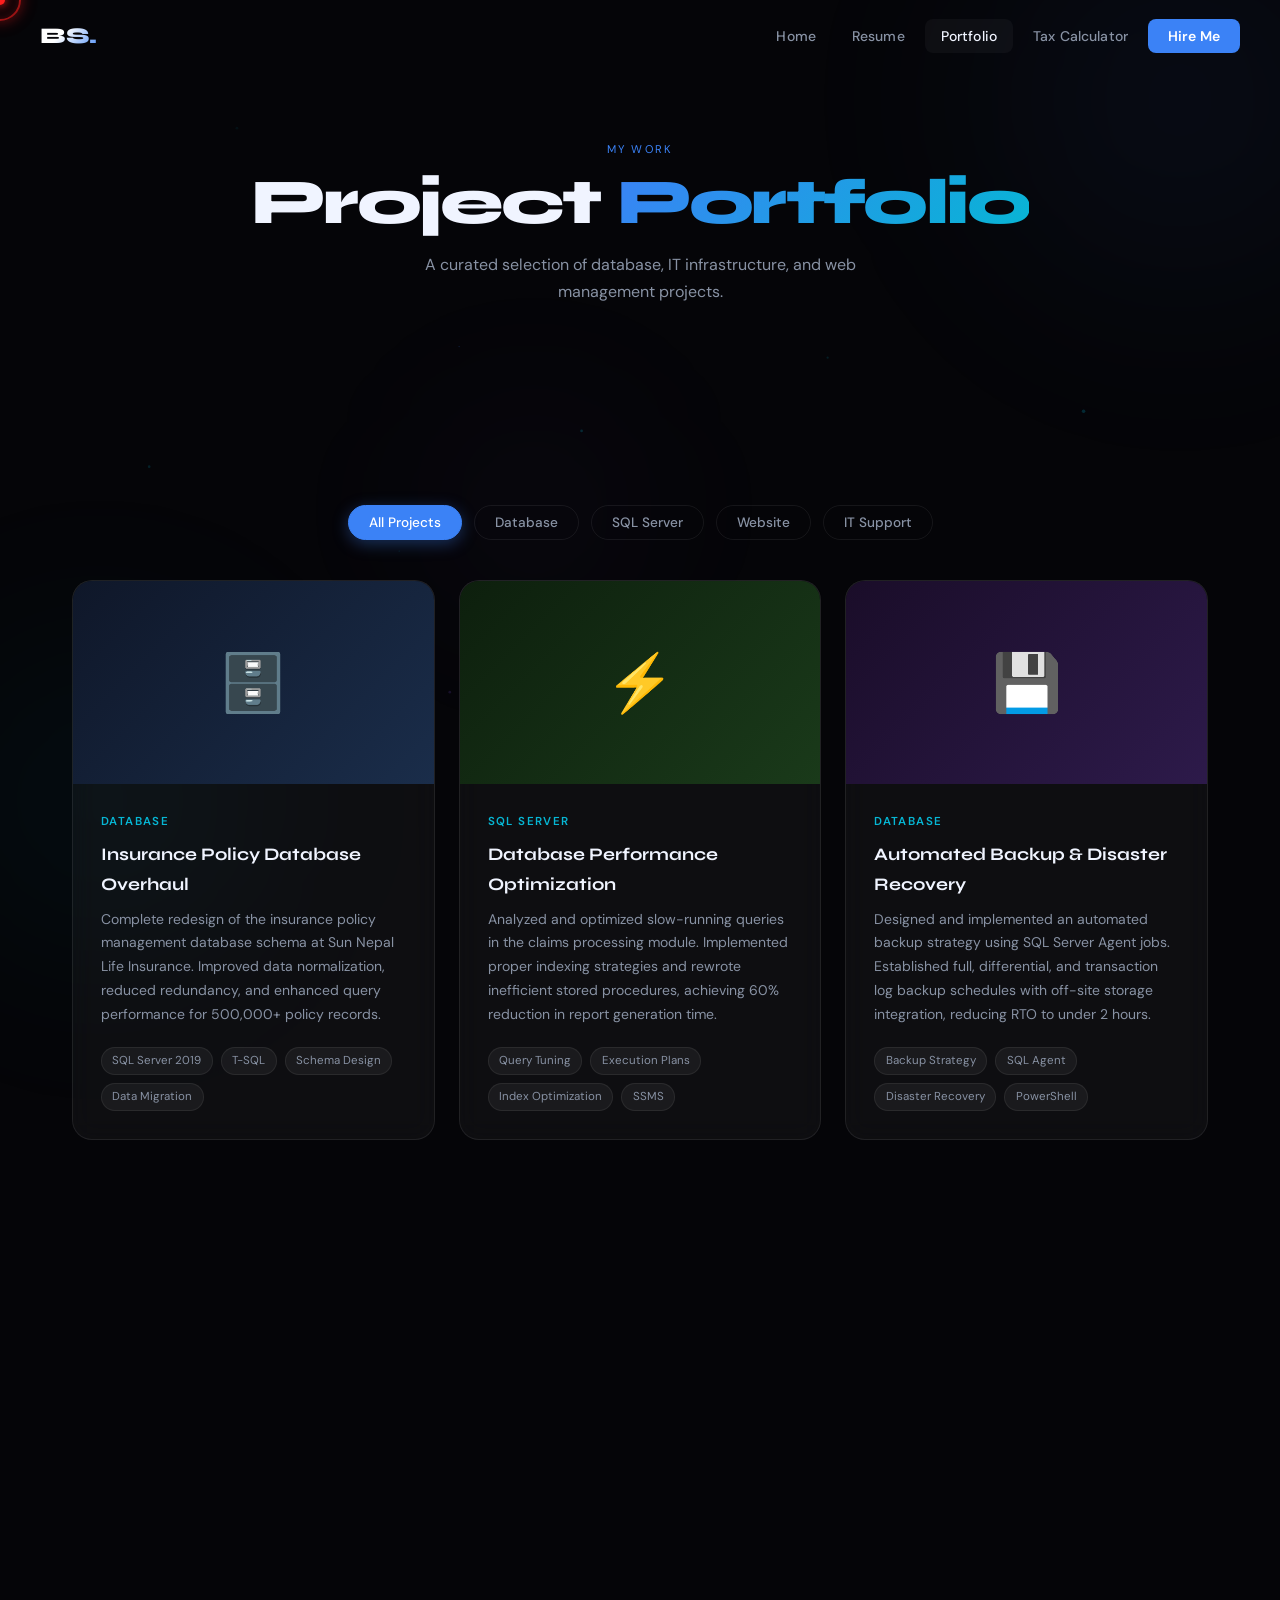
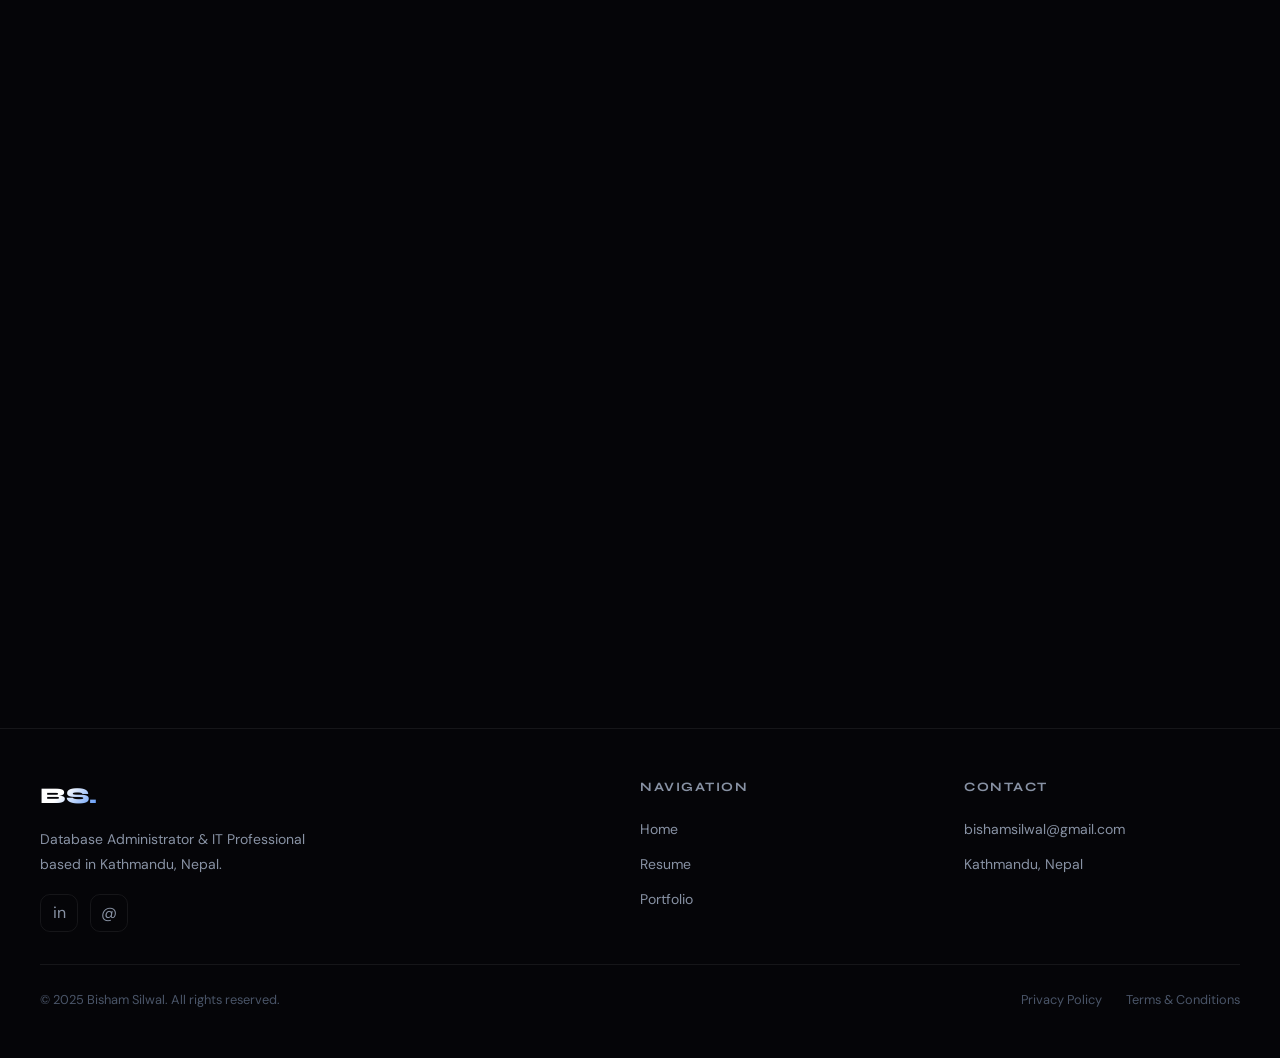
<file: portfolio.html>
<!DOCTYPE html>
<html lang="en">
<head>
  <meta charset="UTF-8" />
  <meta name="viewport" content="width=device-width, initial-scale=1.0" />
  <title>Portfolio — Bisham Silwal | Projects &amp; Work</title>
  <meta name="description" content="Portfolio of Bisham Silwal — Database administration, SQL Server performance tuning, website management, and IT infrastructure projects." />
  <meta name="robots" content="index, follow" />
  <link rel="canonical" href="https://bishamsilwal.com.np/portfolio.html" />
  <meta property="og:title"       content="Portfolio — Bisham Silwal" />
  <meta property="og:description" content="Browse the professional portfolio and projects of Bisham Silwal." />
  <meta property="og:url"         content="https://bishamsilwal.com.np/portfolio.html" />
  <link rel="icon" type="image/svg+xml" href="data:image/svg+xml,<svg xmlns='http://www.w3.org/2000/svg' viewBox='0 0 100 100'><text y='.9em' font-size='90'>🧮</text></svg>" />
  <link rel="stylesheet" href="style.css" />
</head>
<body>

  <div class="cursor-dot"  id="cursor-dot"></div>
  <div class="cursor-ring" id="cursor-ring"></div>
  <div id="scroll-progress"></div>
  <button id="scroll-top" aria-label="Scroll to top">↑</button>
  <div id="loader">
    <div class="loader-logo">BS.</div>
    <div class="loader-bar"><div class="loader-bar-fill"></div></div>
  </div>

  <canvas id="particle-canvas"></canvas>
  <div class="bg-shape bg-shape-1"></div>
  <div class="bg-shape bg-shape-2"></div>
  <div class="bg-shape bg-shape-3"></div>

  <!-- Navigation -->
  <nav>
    <a href="index.html" class="nav-logo">BS.</a>
    <ul class="nav-links">
      <li><a href="index.html">Home</a></li>
      <li><a href="resume.html">Resume</a></li>
      <li><a href="portfolio.html">Portfolio</a></li>
      <li><a href="tax-calculator.html">Tax Calculator</a></li>
      <li><a href="mailto:bishamsilwal@gmail.com" class="nav-cta">Hire Me</a></li>
    </ul>
    <button class="nav-hamburger" aria-label="Toggle navigation">
      <span></span><span></span><span></span>
    </button>
  </nav>

  <!-- Page Hero -->
  <div class="page-hero">
    <span class="page-hero-label reveal">My Work</span>
    <h1 class="page-hero-title reveal reveal-delay-1">
      Project <span class="text-gradient">Portfolio</span>
    </h1>
    <p class="page-hero-sub reveal reveal-delay-2">
      A curated selection of database, IT infrastructure, and web management projects.
    </p>
  </div>

  <!-- ============================================================
       PORTFOLIO PROJECTS
       HOW TO ADD A PROJECT:
       1. Copy a .project-card div block below
       2. Update data-category to one of: database, sql-server, website, it-support
       3. Update the emoji, title, description, and tech tags
       4. Optionally add a real image: replace the emoji div with an <img> tag
       ============================================================ -->
  <section class="section">
    <div class="container">

      <!-- Filter Buttons -->
      <div class="filter-bar reveal">
        <button class="filter-btn active" data-filter="all">All Projects</button>
        <button class="filter-btn" data-filter="database">Database</button>
        <button class="filter-btn" data-filter="sql-server">SQL Server</button>
        <button class="filter-btn" data-filter="website">Website</button>
        <button class="filter-btn" data-filter="it-support">IT Support</button>
      </div>

      <div class="projects-wrap">
        <div class="projects-grid">

          <!-- Project 1: Database -->
          <div class="project-card glass-card reveal" data-category="database">
            <!-- Project image: replace emoji div with <img src="assets/project-images/project1.jpg" alt="..."> -->
            <div class="project-img" style="background:linear-gradient(135deg,#0f1729,#1a2d4a);">🗄️</div>
            <div class="project-body">
              <div class="project-category">Database</div>
              <div class="project-title">Insurance Policy Database Overhaul</div>
              <div class="project-desc">
                Complete redesign of the insurance policy management database schema at Sun Nepal Life Insurance. 
                Improved data normalization, reduced redundancy, and enhanced query performance for 500,000+ policy records.
              </div>
              <div class="project-tags">
                <span class="project-tag">SQL Server 2019</span>
                <span class="project-tag">T-SQL</span>
                <span class="project-tag">Schema Design</span>
                <span class="project-tag">Data Migration</span>
              </div>
            </div>
          </div>

          <!-- Project 2: SQL Server -->
          <div class="project-card glass-card reveal reveal-delay-1" data-category="sql-server">
            <div class="project-img" style="background:linear-gradient(135deg,#0d1f0d,#1a3a1a);">⚡</div>
            <div class="project-body">
              <div class="project-category">SQL Server</div>
              <div class="project-title">Database Performance Optimization</div>
              <div class="project-desc">
                Analyzed and optimized slow-running queries in the claims processing module. 
                Implemented proper indexing strategies and rewrote inefficient stored procedures, 
                achieving 60% reduction in report generation time.
              </div>
              <div class="project-tags">
                <span class="project-tag">Query Tuning</span>
                <span class="project-tag">Execution Plans</span>
                <span class="project-tag">Index Optimization</span>
                <span class="project-tag">SSMS</span>
              </div>
            </div>
          </div>

          <!-- Project 3: Database -->
          <div class="project-card glass-card reveal reveal-delay-2" data-category="database">
            <div class="project-img" style="background:linear-gradient(135deg,#1a0d29,#2d1a4a);">💾</div>
            <div class="project-body">
              <div class="project-category">Database</div>
              <div class="project-title">Automated Backup &amp; Disaster Recovery</div>
              <div class="project-desc">
                Designed and implemented an automated backup strategy using SQL Server Agent jobs. 
                Established full, differential, and transaction log backup schedules with off-site 
                storage integration, reducing RTO to under 2 hours.
              </div>
              <div class="project-tags">
                <span class="project-tag">Backup Strategy</span>
                <span class="project-tag">SQL Agent</span>
                <span class="project-tag">Disaster Recovery</span>
                <span class="project-tag">PowerShell</span>
              </div>
            </div>
          </div>

          <!-- Project 4: Website -->
          <div class="project-card glass-card reveal" data-category="website">
            <div class="project-img" style="background:linear-gradient(135deg,#0d1a29,#1a2f4a);">🌐</div>
            <div class="project-body">
              <div class="project-category">Website</div>
              <div class="project-title">Corporate Website Content Management</div>
              <div class="project-desc">
                Managed and updated the Sun Nepal Life Insurance corporate website, including 
                policy product pages, agent portals, regulatory disclosures, and digital marketing content. 
                Improved content structure and SEO performance.
              </div>
              <div class="project-tags">
                <span class="project-tag">CMS Management</span>
                <span class="project-tag">SEO</span>
                <span class="project-tag">HTML/CSS</span>
                <span class="project-tag">Content Strategy</span>
              </div>
            </div>
          </div>

          <!-- Project 5: SQL Server -->
          <div class="project-card glass-card reveal reveal-delay-1" data-category="sql-server">
            <div class="project-img" style="background:linear-gradient(135deg,#1a1409,#2e2210);">📊</div>
            <div class="project-body">
              <div class="project-category">SQL Server</div>
              <div class="project-title">Financial Reporting Dashboard (SSRS)</div>
              <div class="project-desc">
                Built a comprehensive SQL Server Reporting Services (SSRS) dashboard for financial 
                and actuarial teams. Automated premium collection reports, claims analysis, and 
                policy lapse tracking with scheduled delivery.
              </div>
              <div class="project-tags">
                <span class="project-tag">SSRS</span>
                <span class="project-tag">T-SQL</span>
                <span class="project-tag">Business Intelligence</span>
                <span class="project-tag">Report Design</span>
              </div>
            </div>
          </div>

          <!-- Project 6: IT Support -->
          <div class="project-card glass-card reveal reveal-delay-2" data-category="it-support">
            <div class="project-img" style="background:linear-gradient(135deg,#0d1f1a,#1a3a2e);">🖥️</div>
            <div class="project-body">
              <div class="project-category">IT Support</div>
              <div class="project-title">IT Infrastructure Upgrade Project</div>
              <div class="project-desc">
                Led company-wide hardware and software refresh across 80+ workstations. 
                Coordinated vendor management, deployment scheduling, Active Directory migration, 
                and end-user training with minimal disruption to business operations.
              </div>
              <div class="project-tags">
                <span class="project-tag">Active Directory</span>
                <span class="project-tag">Windows Server</span>
                <span class="project-tag">Network Setup</span>
                <span class="project-tag">Vendor Management</span>
              </div>
            </div>
          </div>

          <!-- Project 7: Database -->
          <div class="project-card glass-card reveal" data-category="database">
            <div class="project-img" style="background:linear-gradient(135deg,#1a0d0d,#3a1a1a);">🔐</div>
            <div class="project-body">
              <div class="project-category">Database</div>
              <div class="project-title">Database Security &amp; Compliance Audit</div>
              <div class="project-desc">
                Conducted a comprehensive database security assessment covering user access controls, 
                SQL Server login auditing, data encryption at rest, and regulatory compliance alignment 
                for insurance data protection requirements.
              </div>
              <div class="project-tags">
                <span class="project-tag">Security Audit</span>
                <span class="project-tag">TDE Encryption</span>
                <span class="project-tag">Role-Based Access</span>
                <span class="project-tag">Compliance</span>
              </div>
            </div>
          </div>

          <!-- Project 8: IT Support -->
          <div class="project-card glass-card reveal reveal-delay-1" data-category="it-support">
            <div class="project-img" style="background:linear-gradient(135deg,#091a29,#102d3f);">📱</div>
            <div class="project-body">
              <div class="project-category">IT Support</div>
              <div class="project-title">SunConnect App UAT &amp; System Testing</div>
              <div class="project-desc">
                Performed user acceptance testing for the SunConnect mobile application. 
                Identified critical bugs including data loss on edit operations, documented 
                issues systematically, and coordinated fixes with the development team.
              </div>
              <div class="project-tags">
                <span class="project-tag">UAT Testing</span>
                <span class="project-tag">Bug Reporting</span>
                <span class="project-tag">QA Process</span>
                <span class="project-tag">Mobile App</span>
              </div>
            </div>
          </div>

          <!-- Project 9: Website -->
          <div class="project-card glass-card reveal reveal-delay-2" data-category="website">
            <div class="project-img" style="background:linear-gradient(135deg,#0d1929,#1a2e48);">📝</div>
            <div class="project-body">
              <div class="project-category">Website</div>
              <div class="project-title">Digital Policy Portal Content</div>
              <div class="project-desc">
                Developed and maintained the online policy product pages and digital forms for 
                customer self-service. Improved user experience, updated policy descriptions, 
                premium calculator content, and agent information pages.
              </div>
              <div class="project-tags">
                <span class="project-tag">Content Management</span>
                <span class="project-tag">UX Writing</span>
                <span class="project-tag">Digital Forms</span>
                <span class="project-tag">Insurance Portal</span>
              </div>
            </div>
          </div>

        </div><!-- /.projects-grid -->
      </div><!-- /.projects-wrap -->
    </div>
  </section>

  <!-- ============================================================
       GALLERY SECTION
       HOW TO ADD IMAGES: Replace emoji <div> with <img src="..."> inside .gallery-item
       ============================================================ -->
  <section class="section">
    <div class="container">
      <span class="section-label reveal">Work Showcase</span>
      <h2 class="section-title reveal reveal-delay-1">Professional <span>Gallery</span></h2>
      <p class="section-subtitle reveal reveal-delay-2">
        Screenshots and snapshots from professional work and projects.
      </p>

      <div class="gallery-grid">
        <!-- Replace emoji content with actual project screenshots -->
        <div class="gallery-item reveal">🗄️</div>
        <div class="gallery-item reveal reveal-delay-1">📊</div>
        <div class="gallery-item reveal reveal-delay-2">⚡</div>
        <div class="gallery-item reveal reveal-delay-3">🌐</div>
        <div class="gallery-item reveal">🔐</div>
        <div class="gallery-item reveal reveal-delay-1">💾</div>
        <div class="gallery-item reveal reveal-delay-2">📱</div>
        <div class="gallery-item reveal reveal-delay-3">🖥️</div>
      </div>
    </div>
  </section>

  <!-- CTA -->
  <section class="cta-section">
    <div class="container">
      <div class="cta-inner reveal">
        <h2 class="cta-title">Interested in <span class="text-gradient">Working Together?</span></h2>
        <p class="cta-desc">
          I am open to database consulting, IT support projects, and full-time opportunities.
          Let's discuss how I can help your organization.
        </p>
        <div class="cta-buttons">
          <a href="mailto:bisham.silwal@example.com" class="btn btn-primary">Get in Touch →</a>
          <a href="resume.html" class="btn btn-outline">View Resume</a>
        </div>
      </div>
    </div>
  </section>

  <!-- Footer -->
  <footer>
    <div class="footer-inner">
      <div class="footer-brand">
        <a href="index.html" class="nav-logo">BS.</a>
        <p>Database Administrator &amp; IT Professional based in Kathmandu, Nepal.</p>
        <div class="footer-social">
          <a href="https://linkedin.com/in/bishamsilwal" target="_blank" rel="noopener" aria-label="LinkedIn">in</a>
          <!-- <a href="https://github.com/bisham720" target="_blank" rel="noopener" aria-label="GitHub">GH</a>-->
          <a href="mailto:bishamsilwal@gmail.com" aria-label="Email">@</a>
        </div>
      </div>
      <div>
        <div class="footer-heading">Navigation</div>
        <ul class="footer-links">
          <li><a href="index.html">Home</a></li>
          <li><a href="resume.html">Resume</a></li>
          <li><a href="portfolio.html">Portfolio</a></li>
        </ul>
      </div>
      <div>
        <div class="footer-heading">Contact</div>
        <ul class="footer-links">
          <li><a href="mailto:bishamsilwal@gmail.com">bishamsilwal@gmail.com</a></li>
          <li><a href="#">Kathmandu, Nepal</a></li>
        </ul>
      </div>
    </div>
    <div class="footer-bottom">
      <span>© 2025 Bisham Silwal. All rights reserved.</span>
      <div style="display:flex;gap:1.5rem;">
        <a href="privacy.html">Privacy Policy</a>
        <a href="terms.html">Terms &amp; Conditions</a>
      </div>
    </div>
  </footer>

  <script src="script.js"></script>
</body>
</html>
</file>
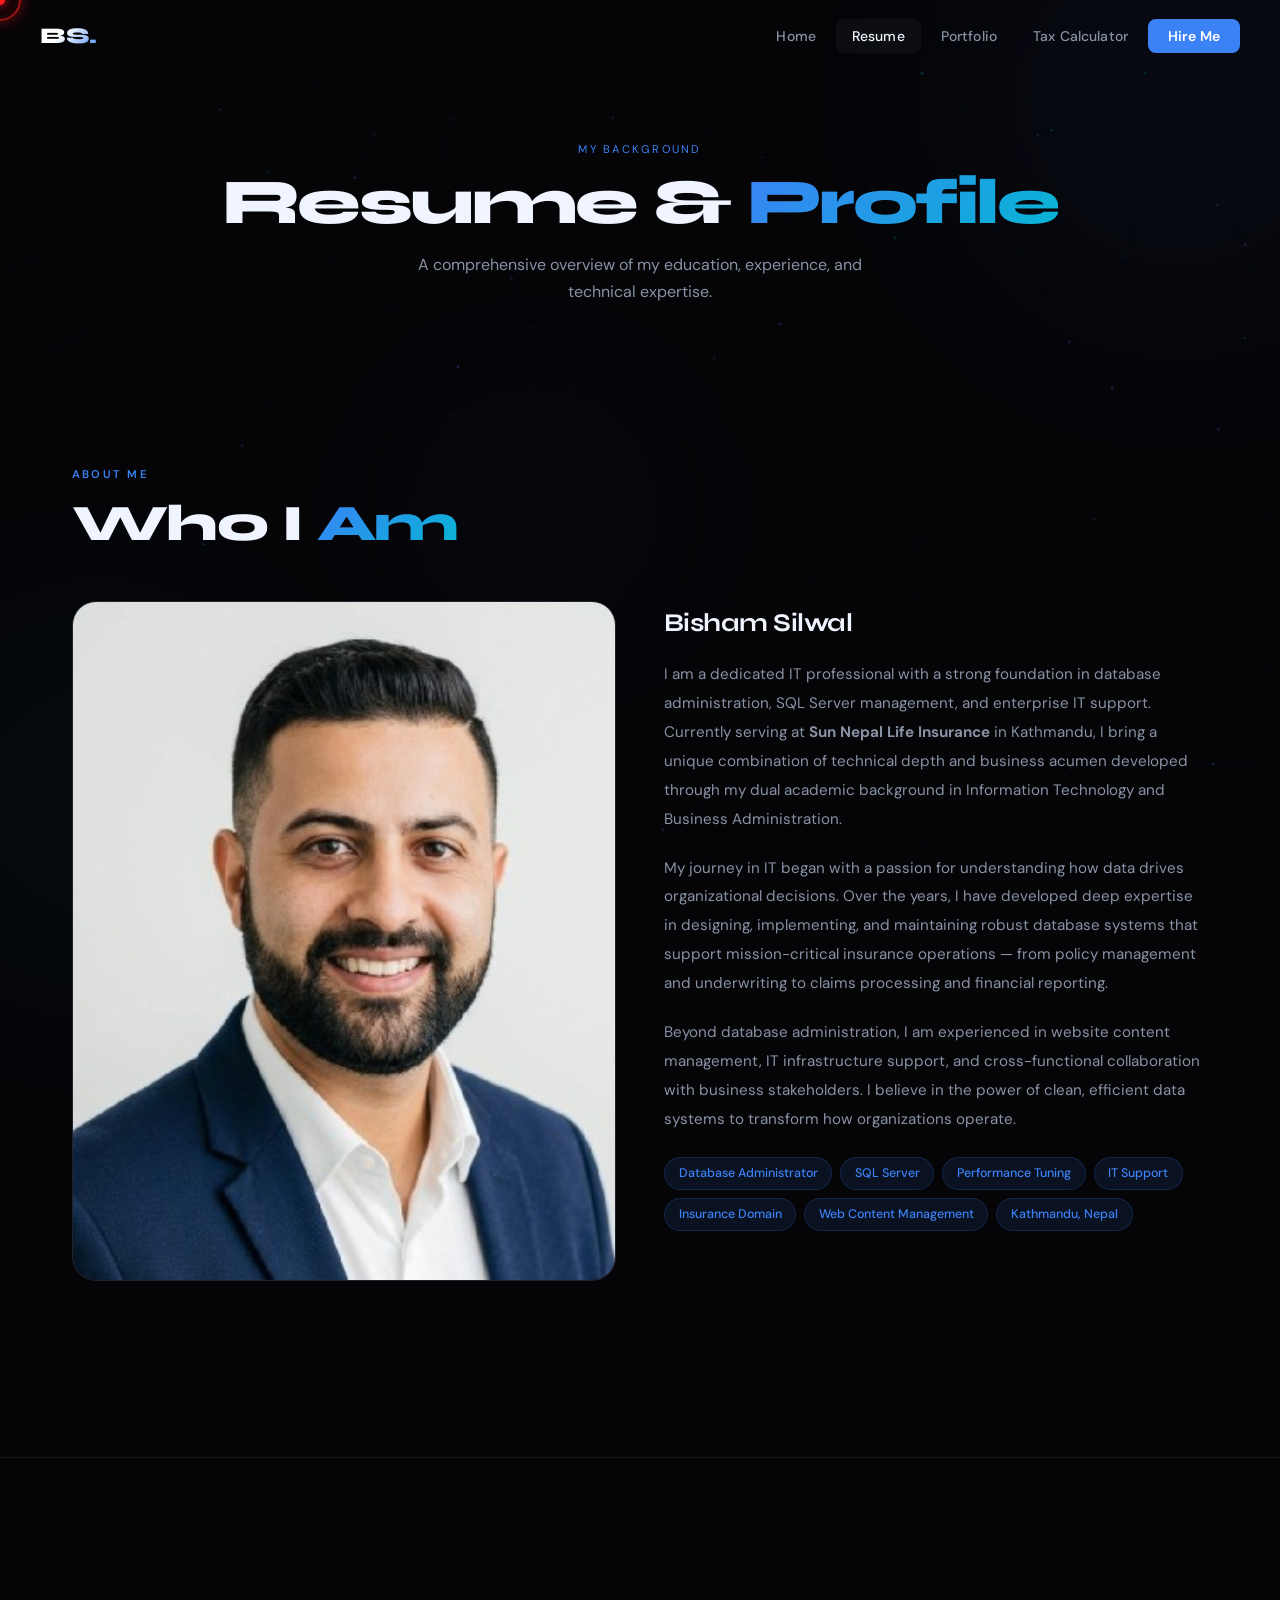
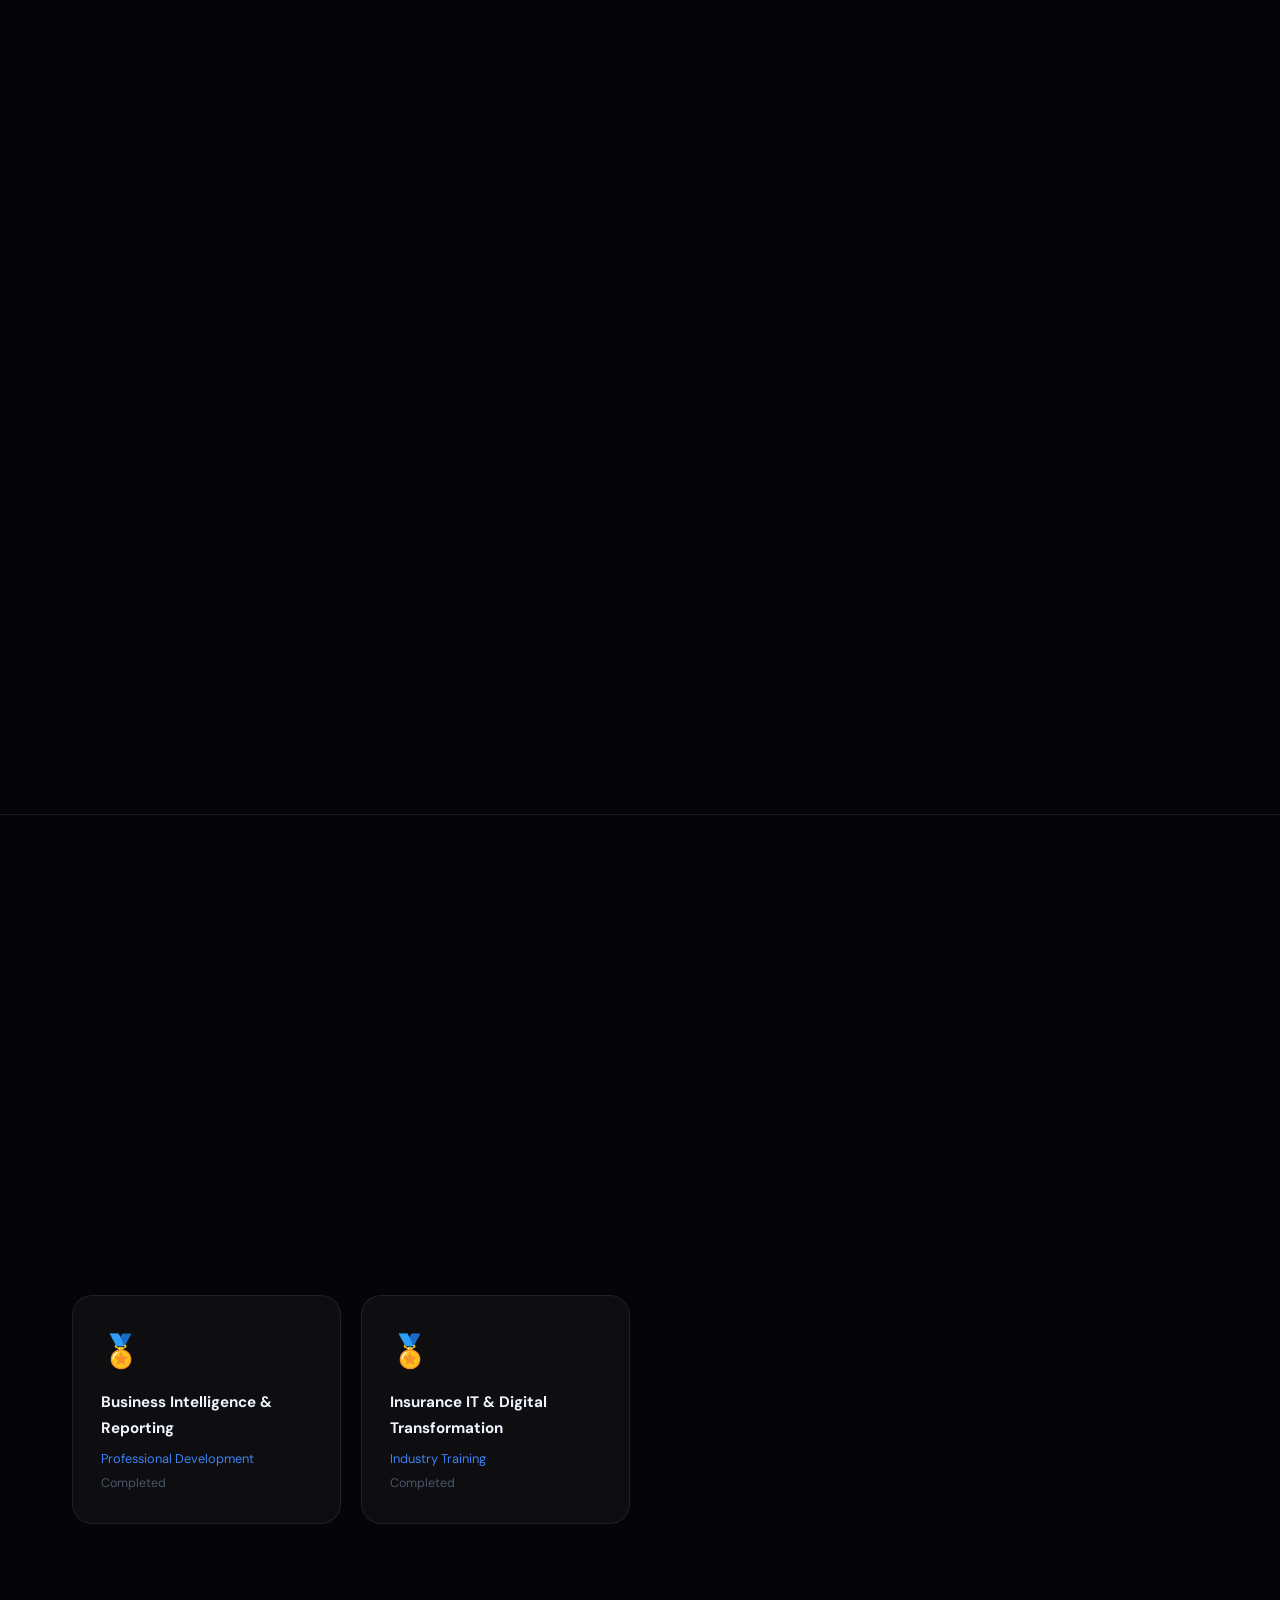
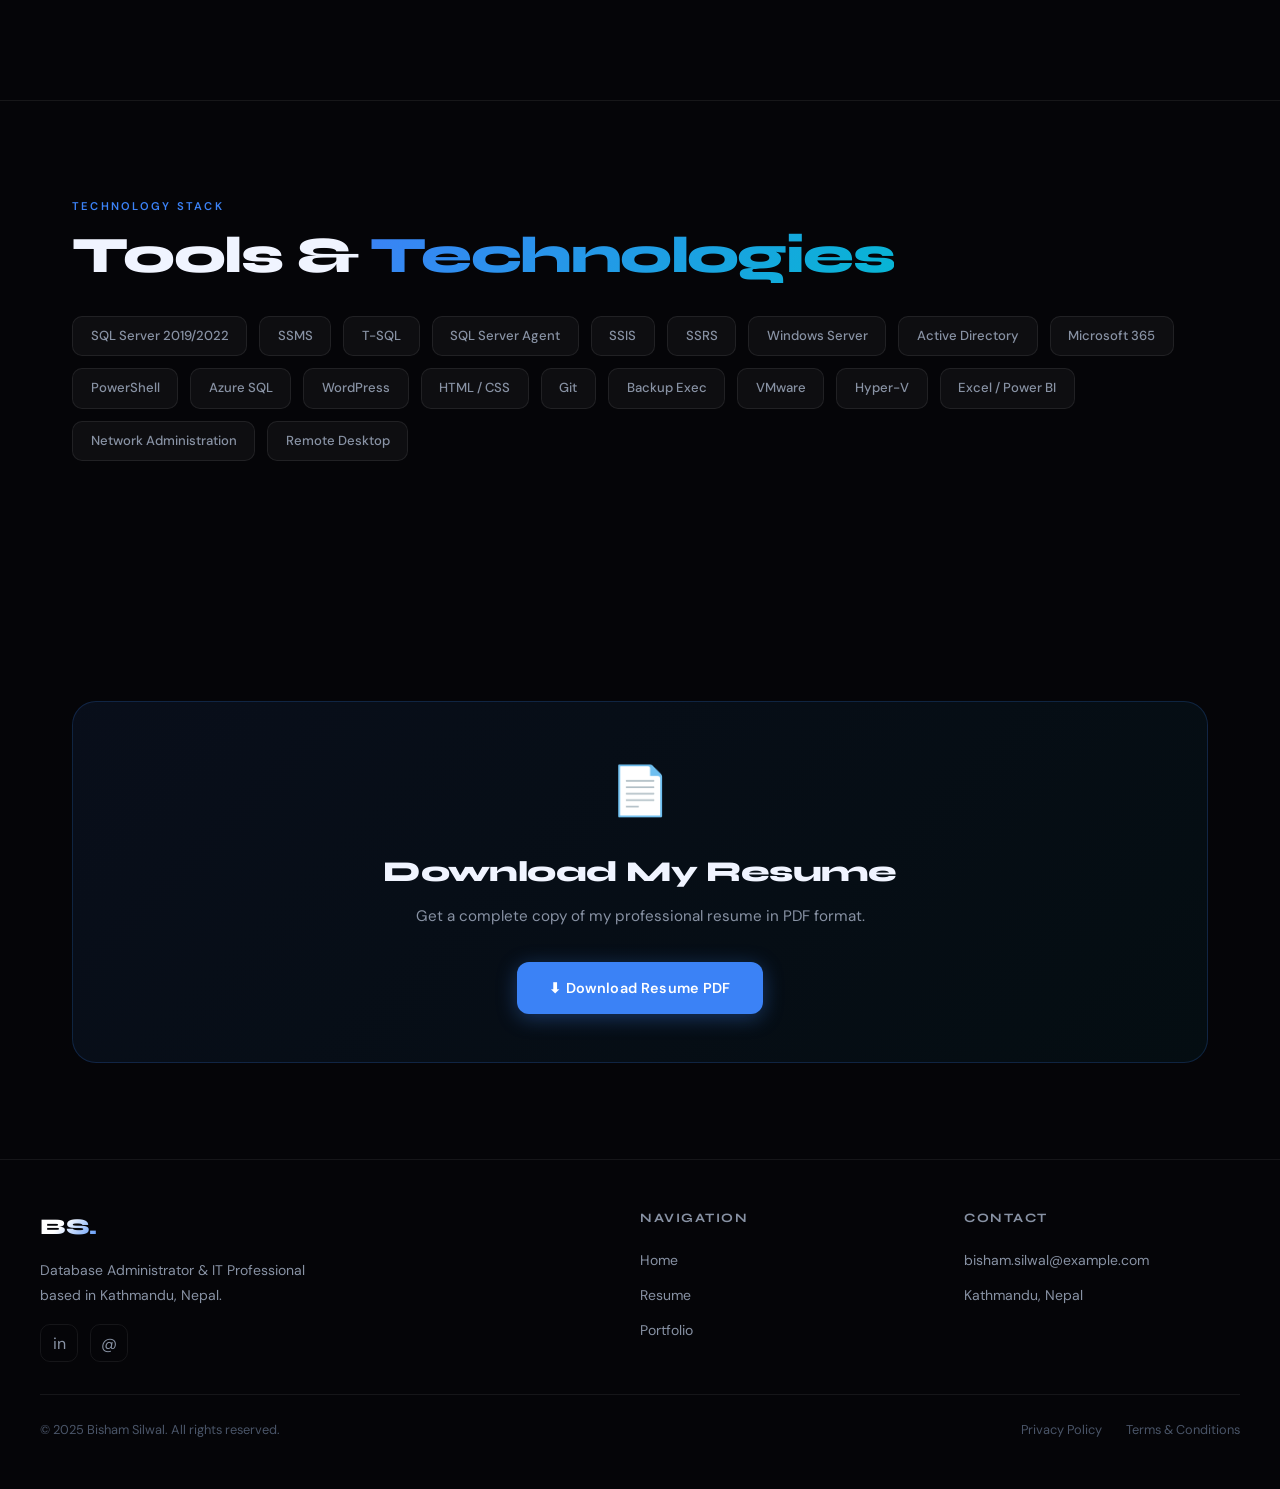
<file: resume.html>
<!DOCTYPE html>
<html lang="en">
<head>
  <meta charset="UTF-8" />
  <meta name="viewport" content="width=device-width, initial-scale=1.0" />
  <title>Resume — Bisham Silwal | Database Administrator</title>
  <meta name="description" content="Professional resume of Bisham Silwal — Database Administrator, SQL Server Specialist, IT Support at Sun Nepal Life Insurance." />
  <meta name="robots" content="index, follow" />
  <link rel="canonical" href="https://bishamsilwal.com.np/resume.html" />
  <meta property="og:title"       content="Resume — Bisham Silwal" />
  <meta property="og:description" content="View the professional resume of Bisham Silwal." />
  <meta property="og:url"         content="https://bishamsilwal.com.np/resume.html" />
  <link rel="icon" type="image/svg+xml" href="data:image/svg+xml,<svg xmlns='http://www.w3.org/2000/svg' viewBox='0 0 100 100'><text y='.9em' font-size='90'>🧮</text></svg>" />
  <link rel="stylesheet" href="style.css" />

  <style>
    /* Resume-page specific styles */
    .section-divider {
      border: none;
      height: 1px;
      background: var(--border);
      margin: 5rem 0 0;
    }
  </style>
</head>
<body>

  <div class="cursor-dot"  id="cursor-dot"></div>
  <div class="cursor-ring" id="cursor-ring"></div>
  <div id="scroll-progress"></div>
  <button id="scroll-top" aria-label="Scroll to top">↑</button>
  <div id="loader">
    <div class="loader-logo">BS.</div>
    <div class="loader-bar"><div class="loader-bar-fill"></div></div>
  </div>

  <canvas id="particle-canvas"></canvas>
  <div class="bg-shape bg-shape-1"></div>
  <div class="bg-shape bg-shape-2"></div>
  <div class="bg-shape bg-shape-3"></div>

  <!-- Navigation -->
  <nav>
    <a href="index.html" class="nav-logo">BS.</a>
    <ul class="nav-links">
      <li><a href="index.html">Home</a></li>
      <li><a href="resume.html">Resume</a></li>
      <li><a href="portfolio.html">Portfolio</a></li>
      <li><a href="tax-calculator.html">Tax Calculator</a></li>
      <li><a href="mailto:bishamsilwal@gmail.com" class="nav-cta">Hire Me</a></li>
    </ul>
    <button class="nav-hamburger" aria-label="Toggle navigation">
      <span></span><span></span><span></span>
    </button>
  </nav>

  <!-- Page Hero -->
  <div class="page-hero">
    <span class="page-hero-label reveal">My Background</span>
    <h1 class="page-hero-title reveal reveal-delay-1">
      Resume &amp; <span class="text-gradient">Profile</span>
    </h1>
    <p class="page-hero-sub reveal reveal-delay-2">
      A comprehensive overview of my education, experience, and technical expertise.
    </p>
  </div>

  <!-- ============================================================
       ABOUT ME SECTION
       HOW TO UPDATE: Edit the <p> paragraphs with your biography.
       Replace assets/profile.jpg with your actual photo.
       ============================================================ -->
  <section class="section">
    <div class="container">
      <span class="section-label reveal">About Me</span>
      <h2 class="section-title reveal reveal-delay-1">Who I <span>Am</span></h2>

      <div class="about-grid">
        <div class="about-image glass-card reveal">
          <!-- Replace assets/profile.jpg with your photo -->
          <img src="assets/profile.jpg" alt="Bisham Silwal"
               onerror="this.style.display='none'; this.parentElement.innerHTML='<div style=\'font-size:6rem;display:flex;align-items:center;justify-content:center;height:100%\'>👨‍💻</div>'" />
        </div>

        <div class="about-content reveal reveal-delay-2">
          <h3>Bisham Silwal</h3>
          <p>
            I am a dedicated IT professional with a strong foundation in database administration, SQL Server 
            management, and enterprise IT support. Currently serving at <strong>Sun Nepal Life Insurance</strong> 
            in Kathmandu, I bring a unique combination of technical depth and business acumen developed through 
            my dual academic background in Information Technology and Business Administration.
          </p>
          <p>
            My journey in IT began with a passion for understanding how data drives organizational decisions. 
            Over the years, I have developed deep expertise in designing, implementing, and maintaining robust 
            database systems that support mission-critical insurance operations — from policy management and 
            underwriting to claims processing and financial reporting.
          </p>
          <p>
            Beyond database administration, I am experienced in website content management, IT infrastructure 
            support, and cross-functional collaboration with business stakeholders. I believe in the power of 
            clean, efficient data systems to transform how organizations operate.
          </p>

          <!-- Tags — update these to reflect your actual roles/expertise -->
          <div class="about-tags">
            <span class="about-tag">Database Administrator</span>
            <span class="about-tag">SQL Server</span>
            <span class="about-tag">Performance Tuning</span>
            <span class="about-tag">IT Support</span>
            <span class="about-tag">Insurance Domain</span>
            <span class="about-tag">Web Content Management</span>
            <span class="about-tag">Kathmandu, Nepal</span>
          </div>
        </div>
      </div>
    </div>
  </section>

  <hr class="section-divider" />

  <!-- ============================================================
       EDUCATION
       HOW TO UPDATE: Duplicate an .edu-card and update the content.
       ============================================================ -->
  <section class="section">
    <div class="container">
      <span class="section-label reveal">Academic Background</span>
      <h2 class="section-title reveal reveal-delay-1">My <span>Education</span></h2>

      <div class="edu-grid">

        <div class="edu-card glass-card reveal">
          <div style="font-size:2.5rem;margin-bottom:1rem;">🎓</div>
          <div class="edu-degree">Master of Business Administration (MBA)</div>
          <div class="edu-school">Purbanchal University — Faculty of Management</div>
          <div class="edu-year">Kathmandu, Nepal</div>
          <div class="edu-desc">
            Specialized in strategic management and organizational leadership. Developed expertise in 
            business analytics, project management, and corporate strategy — bridging the gap between 
            technical IT operations and business goals.
          </div>
        </div>

        <div class="edu-card glass-card reveal reveal-delay-1">
          <div style="font-size:2.5rem;margin-bottom:1rem;">💻</div>
          <div class="edu-degree">Bachelor in Information Technology (BIT)</div>
          <div class="edu-school">Bedfordshire University— IOST</div>
          <div class="edu-year">Kathmandu, Nepal</div>
          <div class="edu-desc">
            Core focus on database systems, networking, software engineering, and programming. 
            Built a solid technical foundation in system administration, data structures, 
            algorithms, and enterprise software development.
          </div>
        </div>

      </div>
    </div>
  </section>

  <hr class="section-divider" />

  <!-- ============================================================
       SKILLS WITH PROGRESS BARS
       HOW TO UPDATE: Change data-width to adjust bar level (e.g., "75%").
       ============================================================ -->
  <section class="section">
    <div class="container">
      <span class="section-label reveal">Technical Expertise</span>
      <h2 class="section-title reveal reveal-delay-1">Skills &amp; <span>Proficiency</span></h2>

      <div class="resume-skills-grid">

        <div class="resume-skill-item glass-card reveal">
          <div class="resume-skill-header">
            <span class="resume-skill-name">SQL Server (SSMS)</span>
            <span class="resume-skill-pct">95%</span>
          </div>
          <div class="skill-bar-wrap">
            <div class="skill-bar-fill" data-width="95%"></div>
          </div>
        </div>

        <div class="resume-skill-item glass-card reveal reveal-delay-1">
          <div class="resume-skill-header">
            <span class="resume-skill-name">Database Administration</span>
            <span class="resume-skill-pct">92%</span>
          </div>
          <div class="skill-bar-wrap">
            <div class="skill-bar-fill" data-width="92%"></div>
          </div>
        </div>

        <div class="resume-skill-item glass-card reveal reveal-delay-2">
          <div class="resume-skill-header">
            <span class="resume-skill-name">Query Optimization</span>
            <span class="resume-skill-pct">88%</span>
          </div>
          <div class="skill-bar-wrap">
            <div class="skill-bar-fill" data-width="88%"></div>
          </div>
        </div>

        <div class="resume-skill-item glass-card reveal reveal-delay-3">
          <div class="resume-skill-header">
            <span class="resume-skill-name">Backup &amp; Recovery</span>
            <span class="resume-skill-pct">90%</span>
          </div>
          <div class="skill-bar-wrap">
            <div class="skill-bar-fill" data-width="90%"></div>
          </div>
        </div>

        <div class="resume-skill-item glass-card reveal">
          <div class="resume-skill-header">
            <span class="resume-skill-name">Performance Tuning</span>
            <span class="resume-skill-pct">87%</span>
          </div>
          <div class="skill-bar-wrap">
            <div class="skill-bar-fill" data-width="87%"></div>
          </div>
        </div>

        <div class="resume-skill-item glass-card reveal reveal-delay-1">
          <div class="resume-skill-header">
            <span class="resume-skill-name">Website Content Management</span>
            <span class="resume-skill-pct">95%</span>
          </div>
          <div class="skill-bar-wrap">
            <div class="skill-bar-fill" data-width="82%"></div>
          </div>
        </div>

        <div class="resume-skill-item glass-card reveal reveal-delay-2">
          <div class="resume-skill-header">
            <span class="resume-skill-name">IT Support &amp; Troubleshooting</span>
            <span class="resume-skill-pct">88%</span>
          </div>
          <div class="skill-bar-wrap">
            <div class="skill-bar-fill" data-width="88%"></div>
          </div>
        </div>

        <div class="resume-skill-item glass-card reveal reveal-delay-3">
          <div class="resume-skill-header">
            <span class="resume-skill-name">System Administration</span>
            <span class="resume-skill-pct">80%</span>
          </div>
          <div class="skill-bar-wrap">
            <div class="skill-bar-fill" data-width="80%"></div>
          </div>
        </div>

      </div>
    </div>
  </section>

  <hr class="section-divider" />

  <!-- ============================================================
       WORK EXPERIENCE TIMELINE
       HOW TO ADD: Copy a .timeline-item block and update details.
       HOW TO REMOVE: Delete an entire .timeline-item block.
       ============================================================ -->
  <section class="section">
    <div class="container">
      <span class="section-label reveal">Career History</span>
      <h2 class="section-title reveal reveal-delay-1">Work <span>Experience</span></h2>

      <div class="timeline reveal reveal-delay-2">

        <!-- Current Position -->
        <div class="timeline-item">
          <div class="timeline-dot"></div>
          <div class="timeline-date">2021 — Present</div>
          <div class="timeline-role">Database Administrator | Website Content Manager | IT Support Specialist</div>
          <div class="timeline-org">Sun Nepal Life Insurance — Kathmandu, Nepal</div>
          <ul class="timeline-list">
            <li>Administer and maintain SQL Server databases supporting insurance policy management and claims processing systems</li>
            <li>Design and implement backup, recovery, and high-availability strategies ensuring 99.9% database uptime</li>
            <li>Optimize query performance and tune SQL Server configurations, reducing critical report generation time by up to 60%</li>
            <li>Manage website content including policy information, announcements, and digital resources for customers and agents</li>
            <li>Provide Tier-2 IT support for hardware, software, and network issues across the organization</li>
            <li>Implement database security policies, user access controls, and audit frameworks in compliance with regulatory requirements</li>
            <li>Collaborate with actuarial and underwriting teams to deliver data-driven reporting solutions</li>
            <li>Coordinate with vendors and IT teams for software deployment, upgrades, and system integration projects</li>
          </ul>
        </div>

        <!-- Previous Position — Update or remove as needed -->
        <div class="timeline-item">
          <div class="timeline-dot"></div>
          <div class="timeline-date">2019 — 2021</div>
          <div class="timeline-role">IT Support Specialist</div>
          <div class="timeline-org">CEDB Hydropower — Kathmandu, Nepal</div>
          <ul class="timeline-list">
            <li>Provided end-user technical support for hardware, software, and networking issues</li>
            <li>Managed Active Directory user accounts, permissions, and group policies</li>
            <li>Network block as per company policies</li>
            <li>Maintained IT asset inventory and coordinated equipment procurement and setup</li>
          </ul>
        </div>

      </div>
    </div>
  </section>

  <hr class="section-divider" />

  <!-- ============================================================
       CERTIFICATIONS
       HOW TO ADD: Copy a .cert-card block and update details.
       ============================================================ -->
  <section class="section">
    <div class="container">
      <span class="section-label reveal">Professional Credentials</span>
      <h2 class="section-title reveal reveal-delay-1">Certifications &amp; <span>Training</span></h2>

      <div class="cert-grid">

        <div class="cert-card glass-card reveal">
          <span class="cert-icon">🏅</span>
          <div class="cert-name">Microsoft SQL Server Administration</div>
          <div class="cert-org">Microsoft / Equivalent Training</div>
          <div class="cert-year">Completed</div>
        </div>

        <div class="cert-card glass-card reveal reveal-delay-1">
          <span class="cert-icon">🏅</span>
          <div class="cert-name">Database Performance Tuning</div>
          <div class="cert-org">Professional Development</div>
          <div class="cert-year">Completed</div>
        </div>

        <div class="cert-card glass-card reveal reveal-delay-2">
          <span class="cert-icon">🏅</span>
          <div class="cert-name">IT Support &amp; Troubleshooting</div>
          <div class="cert-org">Google / Coursera</div>
          <div class="cert-year">Completed</div>
        </div>

        <div class="cert-card glass-card reveal reveal-delay-3">
          <span class="cert-icon">🏅</span>
          <div class="cert-name">Cybersecurity Fundamentals</div>
          <div class="cert-org">Professional Development</div>
          <div class="cert-year">Completed</div>
        </div>

        <div class="cert-card glass-card reveal">
          <span class="cert-icon">🏅</span>
          <div class="cert-name">Business Intelligence &amp; Reporting</div>
          <div class="cert-org">Professional Development</div>
          <div class="cert-year">Completed</div>
        </div>

        <div class="cert-card glass-card reveal reveal-delay-1">
          <span class="cert-icon">🏅</span>
          <div class="cert-name">Insurance IT &amp; Digital Transformation</div>
          <div class="cert-org">Industry Training</div>
          <div class="cert-year">Completed</div>
        </div>

      </div>
    </div>
  </section>

  <hr class="section-divider" />

  <!-- ============================================================
       TECHNICAL STACK BADGES
       HOW TO ADD: Add <span class="tech-badge">Tool Name</span>
       ============================================================ -->
  <section class="section">
    <div class="container">
      <span class="section-label reveal">Technology Stack</span>
      <h2 class="section-title reveal reveal-delay-1">Tools &amp; <span>Technologies</span></h2>

      <div class="tech-grid reveal reveal-delay-2">
        <span class="tech-badge">SQL Server 2019/2022</span>
        <span class="tech-badge">SSMS</span>
        <span class="tech-badge">T-SQL</span>
        <span class="tech-badge">SQL Server Agent</span>
        <span class="tech-badge">SSIS</span>
        <span class="tech-badge">SSRS</span>
        <span class="tech-badge">Windows Server</span>
        <span class="tech-badge">Active Directory</span>
        <span class="tech-badge">Microsoft 365</span>
        <span class="tech-badge">PowerShell</span>
        <span class="tech-badge">Azure SQL</span>
        <span class="tech-badge">WordPress</span>
        <span class="tech-badge">HTML / CSS</span>
        <span class="tech-badge">Git</span>
        <span class="tech-badge">Backup Exec</span>
        <span class="tech-badge">VMware</span>
        <span class="tech-badge">Hyper-V</span>
        <span class="tech-badge">Excel / Power BI</span>
        <span class="tech-badge">Network Administration</span>
        <span class="tech-badge">Remote Desktop</span>
      </div>
    </div>
  </section>

  <!-- ============================================================
       RESUME DOWNLOAD
       HOW TO UPDATE: Replace assets/resume.pdf with your actual resume PDF.
       ============================================================ -->
  <section class="section">
    <div class="container">
      <div class="resume-download-box reveal">
        <div style="font-size:3rem;margin-bottom:1rem;">📄</div>
        <h3 style="font-family:var(--font-display);font-size:1.8rem;font-weight:800;letter-spacing:-0.02em;margin-bottom:0.5rem;">
          Download My Resume
        </h3>
        <p style="color:var(--text-secondary);margin-bottom:2rem;font-size:0.95rem;">
          Get a complete copy of my professional resume in PDF format.
        </p>
        <!-- Update href to your actual resume file: assets/resume.pdf -->
        <a href="assets/resume.pdf" download="Bisham_Silwal_Resume.pdf" class="btn btn-primary">
          ⬇ Download Resume PDF
        </a>
      </div>
    </div>
  </section>

  <!-- Footer -->
  <footer>
    <div class="footer-inner">
      <div class="footer-brand">
        <a href="index.html" class="nav-logo">BS.</a>
        <p>Database Administrator &amp; IT Professional based in Kathmandu, Nepal.</p>
        <div class="footer-social">
          <a href="https://linkedin.com/in/bishamsilwal" target="_blank" rel="noopener" aria-label="LinkedIn">in</a>
          <!-- <a href="https://github.com/bishamsilwal" target="_blank" rel="noopener" aria-label="GitHub">GH</a> -->
          <a href="mailto:bisham.silwal@example.com" aria-label="Email">@</a>
        </div>
      </div>
      <div>
        <div class="footer-heading">Navigation</div>
        <ul class="footer-links">
          <li><a href="index.html">Home</a></li>
          <li><a href="resume.html">Resume</a></li>
          <li><a href="portfolio.html">Portfolio</a></li>
        </ul>
      </div>
      <div>
        <div class="footer-heading">Contact</div>
        <ul class="footer-links">
          <li><a href="mailto:bisham.silwal@example.com">bisham.silwal@example.com</a></li>
          <li><a href="#">Kathmandu, Nepal</a></li>
        </ul>
      </div>
    </div>
    <div class="footer-bottom">
      <span>© 2025 Bisham Silwal. All rights reserved.</span>
      <div style="display:flex;gap:1.5rem;">
        <a href="privacy.html">Privacy Policy</a>
        <a href="terms.html">Terms &amp; Conditions</a>
      </div>
    </div>
  </footer>

  <script src="script.js"></script>
</body>
</html>
</file>
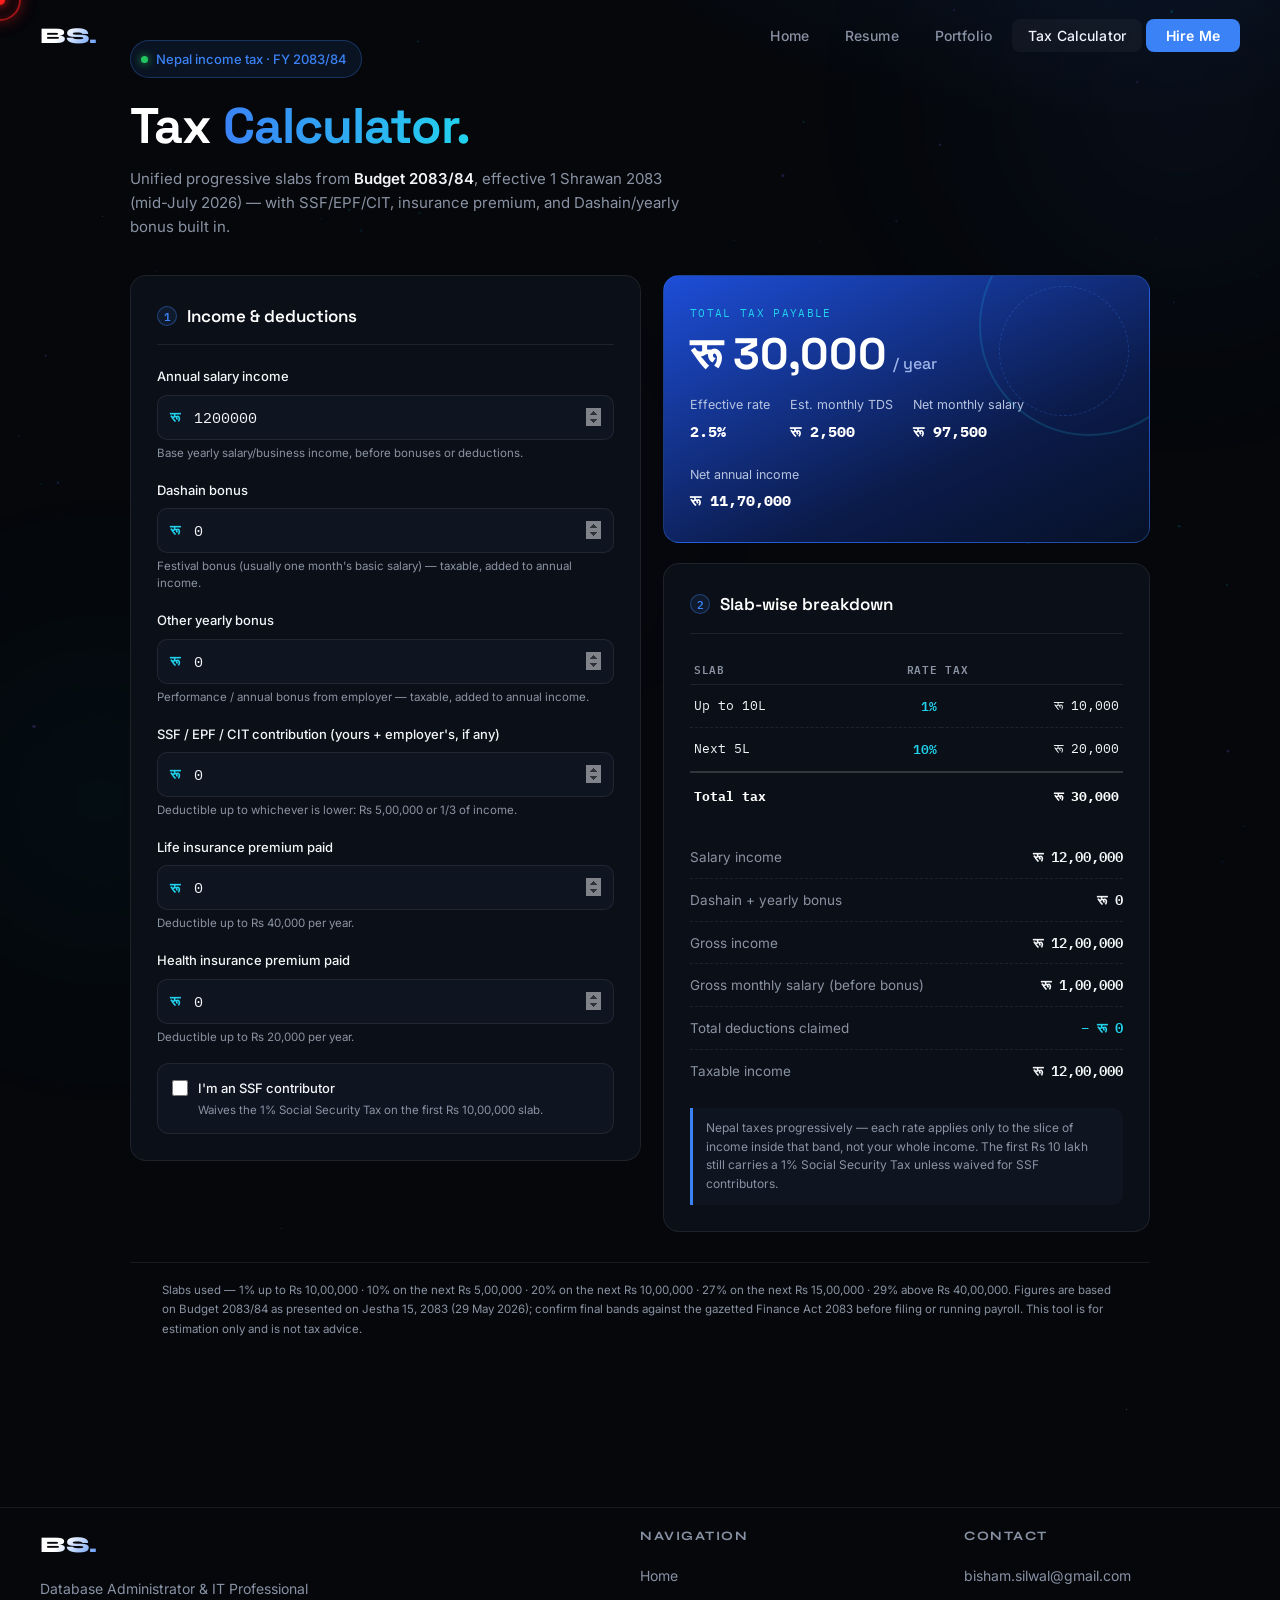
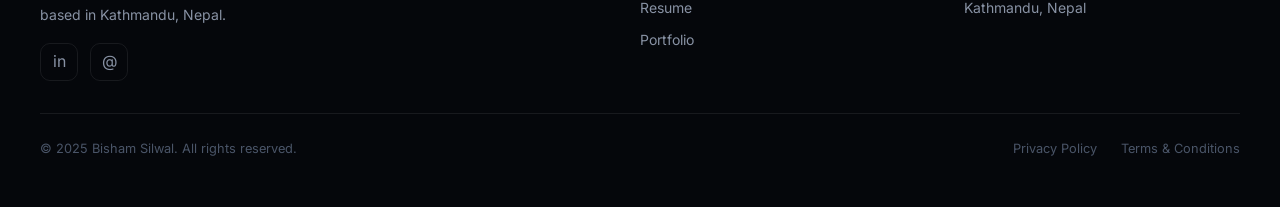
<file: tax-calculator.html>
<!DOCTYPE html>
<html lang="en">
<head>
<meta charset="UTF-8">
<meta name="viewport" content="width=device-width, initial-scale=1.0">
<title>Nepal Income Tax Calculator 2083/84 (FY 2026/27) — Free Online Tool | Bisham Silwal</title>
<meta name="description" content="Free Nepal income tax calculator for FY 2083/84 (new tax rate effective Shrawan 2083). Calculate your tax instantly with SSF/EPF, life & health insurance deductions, and Dashain bonus included.">
<meta name="keywords" content="nepal income tax calculator, tax calculator nepal 2083, income tax rate nepal 2083/84, new tax rate nepal shrawan 2083, नेपाल कर क्याल्कुलेटर, आयकर दर २०८३, salary tax calculator nepal">
<meta name="robots" content="index, follow">
<link rel="canonical" href="https://bishamsilwal.com.np/tax-calculator.html">

<meta property="og:type" content="website">
<meta property="og:title" content="Nepal Income Tax Calculator — FY 2083/84 (New Tax Rate)">
<meta property="og:description" content="Calculate your income tax under Nepal's new FY 2083/84 tax slabs instantly. Includes SSF, insurance, and bonus deductions.">
<meta property="og:url" content="https://bishamsilwal.com.np/tax-calculator.html">
<meta property="og:locale" content="en_US">
<meta property="og:site_name" content="Bisham Silwal">

<meta name="twitter:card" content="summary_large_image">
<meta name="twitter:title" content="Nepal Income Tax Calculator — FY 2083/84">
<meta name="twitter:description" content="Free calculator for Nepal's new FY 2083/84 income tax rates, with SSF, insurance, and bonus deductions built in.">

<link rel="icon" type="image/svg+xml" href="data:image/svg+xml,<svg xmlns='http://www.w3.org/2000/svg' viewBox='0 0 100 100'><text y='.9em' font-size='90'>🧮</text></svg>" />

<script type="application/ld+json">
{
  "@context": "https://schema.org",
  "@type": "WebApplication",
  "name": "Nepal Income Tax Calculator FY 2083/84",
  "url": "https://bishamsilwal.com.np/tax-calculator.html",
  "description": "Free online calculator for Nepal's individual income tax under the new FY 2083/84 slabs, effective 1 Shrawan 2083. Supports SSF/EPF/CIT, life and health insurance premium deductions, and Dashain/yearly bonus.",
  "applicationCategory": "FinanceApplication",
  "operatingSystem": "Any",
  "offers": { "@type": "Offer", "price": "0", "priceCurrency": "NPR" },
  "author": { "@type": "Person", "name": "Bisham Silwal", "url": "https://bishamsilwal.com.np/index.html" },
  "inLanguage": "en"
}
</script>

<script type="application/ld+json">
{
  "@context": "https://schema.org",
  "@type": "FAQPage",
  "mainEntity": [
    {
      "@type": "Question",
      "name": "What is the new income tax rate in Nepal for FY 2083/84?",
      "acceptedAnswer": {
        "@type": "Answer",
        "text": "Effective 1 Shrawan 2083, individual income tax in Nepal follows unified progressive slabs: 1% up to Rs 10,00,000, 10% on the next Rs 5,00,000, 20% on the next Rs 10,00,000, 27% on the next Rs 15,00,000, and 29% above Rs 40,00,000."
      }
    },
    {
      "@type": "Question",
      "name": "Is the 1% Social Security Tax still applicable in 2083/84?",
      "acceptedAnswer": {
        "@type": "Answer",
        "text": "Yes, the first Rs 10,00,000 of taxable income is taxed at 1% as Social Security Tax, unless the individual is a Social Security Fund (SSF) contributor, in which case this portion is waived."
      }
    },
    {
      "@type": "Question",
      "name": "What deductions can I claim before calculating tax?",
      "acceptedAnswer": {
        "@type": "Answer",
        "text": "You can deduct SSF/EPF/CIT contributions up to the lower of Rs 5,00,000 or one-third of your income, life insurance premiums up to Rs 40,000, and health insurance premiums up to Rs 20,000."
      }
    }
  ]
}
</script>
<link rel="preconnect" href="https://fonts.googleapis.com">
<link href="https://fonts.googleapis.com/css2?family=Space+Grotesk:wght@500;600;700&family=IBM+Plex+Mono:wght@400;500;600&family=Inter:wght@400;500;600&display=swap" rel="stylesheet">
<link rel="stylesheet" href="style.css">
<style>
  :root{
    --bg:#05070B;
    --card:#0B0F17;
    --card-2:#0E1420;
    --border:rgba(255,255,255,.08);
    --border-strong:rgba(255,255,255,.16);
    --text:#F3F5F8;
    --text-dim:#8A93A3;
    --blue:#3B82F6;
    --blue-deep:#1D4ED8;
    --cyan:#22D3EE;
    --green:#22C55E;
    --radius:16px;
  }
  *{box-sizing:border-box;}
  body{
    margin:0;
    background:
      radial-gradient(1px 1px at 8% 12%, rgba(255,255,255,.35) 0, transparent 60%),
      radial-gradient(1px 1px at 22% 68%, rgba(255,255,255,.25) 0, transparent 60%),
      radial-gradient(1px 1px at 76% 20%, rgba(255,255,255,.3) 0, transparent 60%),
      radial-gradient(1px 1px at 88% 78%, rgba(255,255,255,.25) 0, transparent 60%),
      radial-gradient(1px 1px at 45% 40%, rgba(255,255,255,.2) 0, transparent 60%),
      radial-gradient(900px 500px at 85% -10%, rgba(59,130,246,.14) 0%, transparent 60%),
      var(--bg);
    color:var(--text);
    font-family:'Inter', sans-serif;
    -webkit-font-smoothing:antialiased;
  }
  .wrap{max-width:1060px; margin:0 auto; padding:40px 20px 90px;}

  /* ---------- Header ---------- */
  .logo-row{display:flex; align-items:center; justify-content:space-between; margin-bottom:36px;}
  .logo{
    font-family:'Space Grotesk', sans-serif;
    font-weight:700;
    font-size:20px;
    letter-spacing:-.02em;
    color:#fff;
  }
  .logo .dot{color:var(--blue);}

  .pill{
    display:inline-flex;
    align-items:center;
    gap:8px;
    background:rgba(59,130,246,.1);
    border:1px solid rgba(59,130,246,.3);
    color:var(--blue);
    font-size:13px;
    font-weight:500;
    padding:7px 14px 7px 10px;
    border-radius:999px;
    margin-bottom:22px;
  }
  .pill .led{width:7px; height:7px; border-radius:50%; background:var(--green); box-shadow:0 0 8px var(--green);}

  h1{
    font-family:'Space Grotesk', sans-serif;
    font-weight:700;
    font-size:clamp(32px,5vw,50px);
    letter-spacing:-.02em;
    margin:0 0 14px;
    line-height:1.05;
    color:#fff;
  }
  h1 .grad{
    background:linear-gradient(90deg, var(--blue) 0%, var(--cyan) 100%);
    -webkit-background-clip:text;
    background-clip:text;
    color:transparent;
  }
  .sub{
    font-size:15px;
    color:var(--text-dim);
    max-width:62ch;
    line-height:1.6;
    margin:0 0 36px;
  }
  .sub b{color:var(--text); font-weight:600;}

  /* ---------- Layout ---------- */
  .grid{display:grid; grid-template-columns:1.05fr 1fr; gap:22px; align-items:start;}
  @media (max-width:820px){ .grid{grid-template-columns:1fr;} }

  .panel{
    background:var(--card);
    border:1px solid var(--border);
    border-radius:var(--radius);
    padding:26px;
  }
  .panel h2{
    font-family:'Space Grotesk', sans-serif;
    font-size:17px;
    font-weight:600;
    margin:0 0 20px;
    padding-bottom:14px;
    border-bottom:1px solid var(--border);
    display:flex; align-items:center; gap:10px;
    color:#fff;
  }
  .panel h2 .num{
    font-family:'IBM Plex Mono', monospace;
    font-size:11px;
    color:var(--blue);
    border:1px solid rgba(59,130,246,.4);
    background:rgba(59,130,246,.1);
    border-radius:50%;
    width:20px; height:20px;
    display:inline-flex; align-items:center; justify-content:center;
  }

  .field{margin-bottom:17px;}
  .field:last-child{margin-bottom:0;}
  label{display:block; font-size:13px; font-weight:500; color:var(--text); margin-bottom:7px;}
  .hint{font-size:11.5px; color:var(--text-dim); margin-top:5px; line-height:1.5;}

  .input-rs{position:relative;}
  .input-rs::before{
    content:"रू";
    position:absolute; left:13px; top:50%; transform:translateY(-50%);
    font-size:14px; color:var(--cyan); font-weight:600; pointer-events:none;
  }
  input[type=number]{
    width:100%;
    padding:12px 12px 12px 36px;
    font-family:'IBM Plex Mono', monospace;
    font-size:15px;
    border:1px solid var(--border);
    border-radius:10px;
    background:var(--card-2);
    color:var(--text);
    transition:border-color .15s, box-shadow .15s;
  }
  input[type=number]:focus{
    outline:none;
    border-color:var(--blue);
    box-shadow:0 0 0 3px rgba(59,130,246,.16);
  }
  input[type=number]::-webkit-outer-spin-button,
  input[type=number]::-webkit-inner-spin-button{opacity:.5;}

  .checkbox-row{
    display:flex; align-items:flex-start; gap:10px;
    background:var(--card-2);
    border:1px solid var(--border);
    border-radius:12px;
    padding:13px 14px;
    margin-top:6px;
  }
  .checkbox-row input{margin-top:3px; accent-color:var(--blue); width:16px; height:16px;}
  .checkbox-row .ct-label{font-size:13px; font-weight:500; color:var(--text);}
  .checkbox-row .ct-hint{font-size:11.5px; color:var(--text-dim); margin-top:2px;}

  /* ---------- Result seal ---------- */
  .seal-card{
    background:linear-gradient(155deg, var(--blue-deep) 0%, #0B1B4A 65%, #071127 100%);
    border:1px solid rgba(59,130,246,.35);
    border-radius:var(--radius);
    padding:28px 26px;
    position:relative;
    overflow:hidden;
    margin-bottom:20px;
  }
  .seal-card::after{
    content:"";
    position:absolute; right:-50px; top:-60px;
    width:220px; height:220px;
    border:2px solid rgba(34,211,238,.16);
    border-radius:50%;
  }
  .seal-card::before{
    content:"";
    position:absolute; right:20px; top:10px;
    width:130px; height:130px;
    border:1.5px dashed rgba(59,130,246,.28);
    border-radius:50%;
  }
  .seal-eyebrow{
    font-family:'IBM Plex Mono', monospace;
    font-size:11px; letter-spacing:.12em; text-transform:uppercase;
    color:var(--cyan); margin:0 0 10px;
  }
  .seal-amount{
    font-family:'Space Grotesk', sans-serif;
    font-weight:700;
    font-size:clamp(30px,4.2vw,44px);
    margin:0; line-height:1; color:#fff;
  }
  .seal-amount small{font-size:16px; font-weight:500; color:#9DB4E8; margin-left:6px;}
  .seal-meta{display:flex; gap:20px; margin-top:18px; flex-wrap:wrap;}
  .seal-meta div{font-size:12.5px; color:#B7C4E0;}
  .seal-meta b{display:block; font-family:'IBM Plex Mono', monospace; font-size:15px; color:#fff; margin-top:3px;}

  table.ledger{width:100%; border-collapse:collapse; font-size:13px;}
  table.ledger th{
    text-align:left; font-family:'IBM Plex Mono', monospace;
    font-size:11px; letter-spacing:.06em; text-transform:uppercase;
    color:var(--text-dim); font-weight:600; padding:6px 4px;
    border-bottom:1px solid var(--border);
  }
  table.ledger td{padding:10px 4px; border-bottom:1px dashed var(--border); font-family:'IBM Plex Mono', monospace; color:var(--text);}
  table.ledger td.rate{color:var(--cyan); font-weight:600; width:52px;}
  table.ledger td.amt{text-align:right; white-space:nowrap;}
  table.ledger tr:last-child td{border-bottom:none;}
  table.ledger tfoot td{border-top:2px solid var(--border-strong); border-bottom:none; font-weight:700; padding-top:13px; color:#fff;}

  .summary-row{
    display:flex; justify-content:space-between; align-items:baseline;
    padding:9px 0; border-bottom:1px dashed var(--border); font-size:13.5px;
  }
  .summary-row:last-child{border-bottom:none;}
  .summary-row .lbl{color:var(--text-dim);}
  .summary-row .val{font-family:'IBM Plex Mono', monospace; font-weight:600; color:var(--text);}
  .summary-row .val.pos{color:var(--cyan);}

  .deduction-note{
    font-size:12px; color:var(--text-dim);
    background:var(--card-2);
    border-left:3px solid var(--blue);
    padding:11px 13px; border-radius:0 10px 10px 0; margin-top:16px; line-height:1.55;
  }

  footer{
    margin-top:30px; padding-top:18px; border-top:1px solid var(--border);
    font-size:11.5px; color:var(--text-dim); line-height:1.7;
  }

  @media (prefers-reduced-motion: no-preference){
    .panel, .seal-card{ animation: rise .5s ease both; }
    .panel:nth-of-type(2){ animation-delay:.05s; }
  }
  @keyframes rise{ from{opacity:0; transform:translateY(8px);} to{opacity:1; transform:translateY(0);} }

  input:focus-visible, .checkbox-row input:focus-visible{ outline:2px solid var(--blue); outline-offset:2px; }

</style>
</head>
<body>

  <div class="cursor-dot"  id="cursor-dot"></div>
  <div class="cursor-ring" id="cursor-ring"></div>
  <div id="scroll-progress"></div>
  <button id="scroll-top" aria-label="Scroll to top">↑</button>
  <div id="loader">
    <div class="loader-logo">BS.</div>
    <div class="loader-bar"><div class="loader-bar-fill"></div></div>
  </div>

  <canvas id="particle-canvas"></canvas>
  <div class="bg-shape bg-shape-1"></div>
  <div class="bg-shape bg-shape-2"></div>
  <div class="bg-shape bg-shape-3"></div>

  <!-- Navigation -->
  <nav>
    <a href="index.html" class="nav-logo">BS.</a>
    <ul class="nav-links">
      <li><a href="index.html">Home</a></li>
      <li><a href="resume.html">Resume</a></li>
      <li><a href="portfolio.html">Portfolio</a></li>
      <li><a href="tax-calculator.html" class="active" aria-current="page">Tax Calculator</a></li>
      <li><a href="mailto:bisham.silwal@example.com" class="nav-cta">Hire Me</a></li>
    </ul>
    <button class="nav-hamburger" aria-label="Toggle navigation">
      <span></span><span></span><span></span>
    </button>
  </nav>

<div class="wrap">

  <div class="pill"><span class="led"></span>Nepal income tax · FY 2083/84</div>

  <h1>Tax <span class="grad">Calculator.</span></h1>
  <p class="sub">Unified progressive slabs from <b>Budget 2083/84</b>, effective 1 Shrawan 2083 (mid-July 2026) — with SSF/EPF/CIT, insurance premium, and Dashain/yearly bonus built in.</p>

  <div class="grid">
    <!-- INPUT PANEL -->
    <div class="panel">
      <h2><span class="num">1</span>Income &amp; deductions</h2>

      <div class="field">
        <label for="income">Annual salary income</label>
        <div class="input-rs"><input type="number" id="income" value="1200000" min="0" step="1000" inputmode="numeric"></div>
        <p class="hint">Base yearly salary/business income, before bonuses or deductions.</p>
      </div>

      <div class="field">
        <label for="dashainBonus">Dashain bonus</label>
        <div class="input-rs"><input type="number" id="dashainBonus" value="0" min="0" step="500" inputmode="numeric"></div>
        <p class="hint">Festival bonus (usually one month's basic salary) — taxable, added to annual income.</p>
      </div>

      <div class="field">
        <label for="yearlyBonus">Other yearly bonus</label>
        <div class="input-rs"><input type="number" id="yearlyBonus" value="0" min="0" step="500" inputmode="numeric"></div>
        <p class="hint">Performance / annual bonus from employer — taxable, added to annual income.</p>
      </div>

      <div class="field">
        <label for="retirement">SSF / EPF / CIT contribution (yours + employer's, if any)</label>
        <div class="input-rs"><input type="number" id="retirement" value="0" min="0" step="1000" inputmode="numeric"></div>
        <p class="hint">Deductible up to whichever is lower: Rs 5,00,000 or 1/3 of income.</p>
      </div>

      <div class="field">
        <label for="lifeIns">Life insurance premium paid</label>
        <div class="input-rs"><input type="number" id="lifeIns" value="0" min="0" step="500" inputmode="numeric"></div>
        <p class="hint">Deductible up to Rs 40,000 per year.</p>
      </div>

      <div class="field">
        <label for="healthIns">Health insurance premium paid</label>
        <div class="input-rs"><input type="number" id="healthIns" value="0" min="0" step="500" inputmode="numeric"></div>
        <p class="hint">Deductible up to Rs 20,000 per year.</p>
      </div>

      <div class="checkbox-row">
        <input type="checkbox" id="ssfWaiver">
        <div>
          <label class="ct-label" for="ssfWaiver" style="margin:0;">I'm an SSF contributor</label>
          <p class="ct-hint">Waives the 1% Social Security Tax on the first Rs 10,00,000 slab.</p>
        </div>
      </div>
    </div>

    <!-- RESULTS PANEL -->
    <div>
      <div class="seal-card">
        <p class="seal-eyebrow">Total tax payable</p>
        <p class="seal-amount" id="totalTax">रू 0<small>/ year</small></p>
        <div class="seal-meta">
          <div>Effective rate<b id="effRate">0%</b></div>
          <div>Est. monthly TDS<b id="monthlyTax">रू 0</b></div>
          <div>Net monthly salary<b id="netMonthlyIncome">रू 0</b></div>
          <div>Net annual income<b id="netIncome">रू 0</b></div>
        </div>
      </div>

      <div class="panel">
        <h2><span class="num">2</span>Slab-wise breakdown</h2>
        <table class="ledger">
          <thead>
            <tr><th>Slab</th><th class="rate" style="text-align:right">Rate</th><th class="amt">Tax</th></tr>
          </thead>
          <tbody id="slabBody"></tbody>
          <tfoot>
            <tr><td colspan="2">Total tax</td><td class="amt" id="footTotal">रू 0</td></tr>
          </tfoot>
        </table>

        <div style="margin-top:18px;">
          <div class="summary-row"><span class="lbl">Salary income</span><span class="val" id="sumSalary">रू 0</span></div>
          <div class="summary-row"><span class="lbl">Dashain + yearly bonus</span><span class="val" id="sumBonus">रू 0</span></div>
          <div class="summary-row"><span class="lbl">Gross income</span><span class="val" id="sumGross">रू 0</span></div>
          <div class="summary-row"><span class="lbl">Gross monthly salary (before bonus)</span><span class="val" id="sumMonthlySalary">रू 0</span></div>
          <div class="summary-row"><span class="lbl">Total deductions claimed</span><span class="val pos" id="sumDeduct">− रू 0</span></div>
          <div class="summary-row"><span class="lbl">Taxable income</span><span class="val" id="sumTaxable">रू 0</span></div>
        </div>

        <p class="deduction-note">Nepal taxes progressively — each rate applies only to the slice of income inside that band, not your whole income. The first Rs 10 lakh still carries a 1% Social Security Tax unless waived for SSF contributors.</p>
      </div>
    </div>
  </div>

  <footer>
    Slabs used — 1% up to Rs 10,00,000 · 10% on the next Rs 5,00,000 · 20% on the next Rs 10,00,000 · 27% on the next Rs 15,00,000 · 29% above Rs 40,00,000. Figures are based on Budget 2083/84 as presented on Jestha 15, 2083 (29 May 2026); confirm final bands against the gazetted Finance Act 2083 before filing or running payroll. This tool is for estimation only and is not tax advice.
  </footer>
</div>

<script>
  const fmt = n => 'रू ' + Math.round(n).toLocaleString('en-IN');

  const SLABS = [
    { limit: 1000000, rate: 0.01, label: 'Up to 10L' },
    { limit: 500000,  rate: 0.10, label: 'Next 5L' },
    { limit: 1000000, rate: 0.20, label: 'Next 10L' },
    { limit: 1500000, rate: 0.27, label: 'Next 15L' },
    { limit: Infinity, rate: 0.29, label: 'Above 40L' },
  ];

  const $ = id => document.getElementById(id);

  function calculate(){
    const salary = Math.max(0, parseFloat($('income').value) || 0);
    const dashainBonus = Math.max(0, parseFloat($('dashainBonus').value) || 0);
    const yearlyBonus = Math.max(0, parseFloat($('yearlyBonus').value) || 0);
    const income = salary + dashainBonus + yearlyBonus;
    const retireIn = Math.max(0, parseFloat($('retirement').value) || 0);
    const lifeIn = Math.max(0, parseFloat($('lifeIns').value) || 0);
    const healthIn = Math.max(0, parseFloat($('healthIns').value) || 0);
    const ssfWaiver = $('ssfWaiver').checked;

    const retireCap = Math.min(500000, income / 3);
    const retireDeduct = Math.min(retireIn, retireCap);
    const lifeDeduct = Math.min(lifeIn, 40000);
    const healthDeduct = Math.min(healthIn, 20000);
    const totalDeduct = retireDeduct + lifeDeduct + healthDeduct;

    const taxable = Math.max(0, income - totalDeduct);

    let remaining = taxable;
    let totalTax = 0;
    const rows = [];

    SLABS.forEach((slab, i) => {
      const portion = Math.min(remaining, slab.limit);
      let rate = slab.rate;
      if (i === 0 && ssfWaiver) rate = 0;
      const tax = portion * rate;
      totalTax += tax;
      remaining -= portion;
      rows.push({ label: slab.label, rate, tax, portion });
    });

    const body = $('slabBody');
    body.innerHTML = '';
    rows.forEach(r => {
      if (r.portion <= 0) return;
      const tr = document.createElement('tr');
      tr.innerHTML = `<td>${r.label}</td><td class="rate" style="text-align:right">${(r.rate*100).toFixed(0)}%</td><td class="amt">${fmt(r.tax)}</td>`;
      body.appendChild(tr);
    });
    if (!body.children.length){
      body.innerHTML = '<tr><td colspan="3" style="color:var(--text-dim)">No taxable income</td></tr>';
    }

    $('footTotal').textContent = fmt(totalTax);
    $('totalTax').innerHTML = fmt(totalTax) + '<small>/ year</small>';
    $('effRate').textContent = income > 0 ? ((totalTax/income)*100).toFixed(1) + '%' : '0%';
    $('monthlyTax').textContent = fmt(totalTax/12);
    $('netMonthlyIncome').textContent = fmt((income - totalTax)/12);
    $('netIncome').textContent = fmt(income - totalTax);

    $('sumSalary').textContent = fmt(salary);
    $('sumBonus').textContent = fmt(dashainBonus + yearlyBonus);
    $('sumGross').textContent = fmt(income);
    $('sumMonthlySalary').textContent = fmt(salary/12);
    $('sumDeduct').textContent = '− ' + fmt(totalDeduct);
    $('sumTaxable').textContent = fmt(taxable);
  }

  document.querySelectorAll('input').forEach(el => el.addEventListener('input', calculate));
  calculate();
</script>

  <!-- Footer -->
  <footer>
    <div class="footer-inner">
      <div class="footer-brand">
        <a href="index.html" class="nav-logo">BS.</a>
        <p>Database Administrator &amp; IT Professional based in Kathmandu, Nepal.</p>
        <div class="footer-social">
          <a href="https://linkedin.com/in/bishamsilwal" target="_blank" rel="noopener" aria-label="LinkedIn">in</a>
          <!-- <a href="https://github.com/bishamsilwal" target="_blank" rel="noopener" aria-label="GitHub">GH</a> -->
          <a href="mailto:bisham.silwal@example.com" aria-label="Email">@</a>
        </div>
      </div>
      <div>
        <div class="footer-heading">Navigation</div>
        <ul class="footer-links">
          <li><a href="index.html">Home</a></li>
          <li><a href="resume.html">Resume</a></li>
          <li><a href="portfolio.html">Portfolio</a></li>
        </ul>
      </div>
      <div>
        <div class="footer-heading">Contact</div>
        <ul class="footer-links">
          <li><a href="mailto:bisham.silwal@gmail.com">bisham.silwal@gmail.com</a></li>
          <li><a href="#">Kathmandu, Nepal</a></li>
        </ul>
      </div>
    </div>
    <div class="footer-bottom">
      <span>© 2025 Bisham Silwal. All rights reserved.</span>
      <div style="display:flex;gap:1.5rem;">
        <a href="privacy.html">Privacy Policy</a>
        <a href="terms.html">Terms &amp; Conditions</a>
      </div>
    </div>
  </footer>

  <script src="script.js"></script>
</body>
</html>
</file>
<file: style.css>
/* ============================================================
   BISHAM SILWAL — PORTFOLIO WEBSITE
   style.css — Master Stylesheet
   
   HOW TO MODIFY COLORS:
   Change values in :root {} to update the entire site.
   --accent-blue     : Main blue glow color
   --accent-cyan     : Secondary accent
   --bg-primary      : Main background
   --glass-bg        : Card/panel background (glassmorphism)
   ============================================================ */

/* ── Google Fonts ── */
@import url('https://fonts.googleapis.com/css2?family=Syne:wght@400;500;600;700;800&family=DM+Sans:ital,opsz,wght@0,9..40,300;0,9..40,400;0,9..40,500;1,9..40,300&display=swap');

/* ── CSS Custom Properties (Color Palette) ── */
:root {
  /* Core backgrounds */
  --bg-primary:      #050508;
  --bg-secondary:    #0a0a12;
  --bg-card:         #0f0f1a;

  /* Glass effect */
  --glass-bg:        rgba(255,255,255,0.04);
  --glass-border:    rgba(255,255,255,0.08);
  --glass-shadow:    rgba(0,0,0,0.6);

  /* Accent colors — edit these to change branding */
  --accent-blue:     #3b82f6;
  --accent-cyan:     #06b6d4;
  --accent-purple:   #8b5cf6;
  --glow-blue:       rgba(59,130,246,0.35);
  --glow-cyan:       rgba(6,182,212,0.25);

  /* Text */
  --text-primary:    #f0f4ff;
  --text-secondary:  #8892a4;
  --text-muted:      #4a5568;

  /* Borders */
  --border:          rgba(255,255,255,0.07);
  --border-hover:    rgba(59,130,246,0.4);

  /* Typography */
  --font-display:    'Syne', sans-serif;
  --font-body:       'DM Sans', sans-serif;

  /* Spacing */
  --section-pad:     6rem 2rem;
  --max-width:       1200px;

  /* Transitions */
  --ease:            cubic-bezier(0.25, 0.46, 0.45, 0.94);
  --ease-bounce:     cubic-bezier(0.34, 1.56, 0.64, 1);
}

/* ── Reset & Base ── */
*, *::before, *::after { box-sizing: border-box; margin: 0; padding: 0; }

html {
  scroll-behavior: smooth;
  scroll-padding-top: 80px;
  cursor: none; /* Hide default cursor — we use a custom one */
}

body {
  font-family: var(--font-body);
  background: var(--bg-primary);
  color: var(--text-primary);
  line-height: 1.7;
  overflow-x: hidden;
  -webkit-font-smoothing: antialiased;
}

/* ── Custom Scrollbar ── */
::-webkit-scrollbar { width: 4px; }
::-webkit-scrollbar-track { background: var(--bg-primary); }
::-webkit-scrollbar-thumb { background: var(--accent-blue); border-radius: 2px; }

/* ============================================================
   CUSTOM CURSOR
   The cursor follows mouse movement via JavaScript.
   "cursor-dot" = inner dot | "cursor-ring" = outer ring
   ============================================================ */
.cursor-dot {
  width: 10px;
  height: 10px;
  background: #ff1e1e;
  border-radius: 50%;
  position: fixed;
  top: 0;
  left: 0;
  pointer-events: none;
  z-index: 99999;
  transform: translate(-50%, -50%);
  transition: transform 0.08s ease, background 0.3s;
  box-shadow:
    0 0 10px #ff1e1e,
    0 0 25px rgba(255, 30, 30, 0.8),
    0 0 45px rgba(255, 30, 30, 0.4);
  animation: cursorPulse 1.8s infinite;
}

.cursor-ring {
  width: 42px;
  height: 42px;
  border: 2px solid rgba(255, 30, 30, 0.6);
  border-radius: 50%;
  position: fixed;
  top: 0;
  left: 0;
  pointer-events: none;
  z-index: 99998;
  transform: translate(-50%, -50%);
  transition:
    width 0.25s ease,
    height 0.25s ease,
    border-color 0.25s,
    background 0.25s,
    transform 0.12s ease;
  box-shadow:
    0 0 15px rgba(255, 30, 30, 0.4),
    inset 0 0 10px rgba(255, 30, 30, 0.2);
}

/* Cursor expands on hover over links/buttons */

body.cursor-hover .cursor-ring {
  width: 70px;
  height: 70px;
  border-color: #ff1e1e;
  background: rgba(255, 30, 30, 0.08);
  box-shadow:
    0 0 25px rgba(255, 30, 30, 0.6),
    0 0 60px rgba(255, 30, 30, 0.3);
}

/* Cursor pulse animation */
@keyframes cursorPulse {
  0% {
    box-shadow:
      0 0 10px #ff1e1e,
      0 0 25px rgba(255, 30, 30, 0.6);
  }
  50% {
    box-shadow:
      0 0 18px #ff1e1e,
      0 0 40px rgba(255, 30, 30, 0.9);
  }
  100% {
    box-shadow:
      0 0 10px #ff1e1e,
      0 0 25px rgba(255, 30, 30, 0.6);
  }
}

/* ── Scroll Progress Bar ── */
#scroll-progress {
  position: fixed;
  top: 0; left: 0;
  height: 2px;
  width: 0%;
  background: linear-gradient(90deg, var(--accent-blue), var(--accent-cyan));
  z-index: 9999;
  transition: width 0.1s linear;
}

/* ============================================================
   LOADING SCREEN
   Shown on page load, hidden after 2s via JS.
   ============================================================ */
#loader {
  position: fixed;
  inset: 0;
  background: var(--bg-primary);
  display: flex;
  flex-direction: column;
  align-items: center;
  justify-content: center;
  z-index: 99997;
  transition: opacity 0.6s var(--ease), visibility 0.6s;
}

#loader.hidden { opacity: 0; visibility: hidden; }

.loader-logo {
  font-family: var(--font-display);
  font-size: 2.5rem;
  font-weight: 800;
  letter-spacing: -0.02em;
  background: linear-gradient(135deg, var(--accent-blue), var(--accent-cyan));
  -webkit-background-clip: text;
  -webkit-text-fill-color: transparent;
  background-clip: text;
  margin-bottom: 2rem;
}

.loader-bar {
  width: 200px; height: 2px;
  background: var(--border);
  border-radius: 1px;
  overflow: hidden;
}

.loader-bar-fill {
  height: 100%;
  background: linear-gradient(90deg, var(--accent-blue), var(--accent-cyan));
  border-radius: 1px;
  animation: loaderFill 1.8s var(--ease) forwards;
}

@keyframes loaderFill {
  from { width: 0; }
  to { width: 100%; }
}

/* ============================================================
   NAVIGATION
   ============================================================ */
nav {
  position: fixed;
  top: 0; left: 0; right: 0;
  height: 72px;
  display: flex;
  align-items: center;
  justify-content: space-between;
  padding: 0 2.5rem;
  z-index: 1000;
  transition: background 0.4s var(--ease), backdrop-filter 0.4s, border-bottom 0.4s;
}

nav.scrolled {
  background: rgba(5,5,8,0.85);
  backdrop-filter: blur(20px);
  -webkit-backdrop-filter: blur(20px);
  border-bottom: 1px solid var(--border);
}

.nav-logo {
  font-family: var(--font-display);
  font-size: 1.4rem;
  font-weight: 800;
  letter-spacing: -0.02em;
  text-decoration: none;
  background: linear-gradient(135deg, #fff 40%, var(--accent-blue));
  -webkit-background-clip: text;
  -webkit-text-fill-color: transparent;
  background-clip: text;
}

.nav-links {
  display: flex;
  align-items: center;
  gap: 0.25rem;
  list-style: none;
}

.nav-links a {
  color: var(--text-secondary);
  text-decoration: none;
  font-size: 0.875rem;
  font-weight: 500;
  padding: 0.5rem 1rem;
  border-radius: 8px;
  transition: color 0.2s, background 0.2s;
  letter-spacing: 0.01em;
}

.nav-links a:hover,
.nav-links a.active {
  color: var(--text-primary);
  background: var(--glass-bg);
}

.nav-cta {
  background: var(--accent-blue) !important;
  color: #fff !important;
  border-radius: 8px !important;
  padding: 0.5rem 1.25rem !important;
  font-weight: 600 !important;
  transition: box-shadow 0.2s, transform 0.2s !important;
}

.nav-cta:hover {
  box-shadow: 0 0 24px var(--glow-blue) !important;
  transform: translateY(-1px) !important;
}

/* Hamburger for mobile */
.nav-hamburger {
  display: none;
  flex-direction: column;
  gap: 5px;
  cursor: pointer;
  padding: 0.5rem;
}

.nav-hamburger span {
  display: block;
  width: 24px; height: 2px;
  background: var(--text-primary);
  border-radius: 2px;
  transition: transform 0.3s, opacity 0.3s;
}

@media (max-width: 768px) {
  .nav-hamburger { display: flex; }

  .nav-links {
    position: fixed;
    top: 72px; left: 0; right: 0;
    flex-direction: column;
    background: rgba(5,5,8,0.97);
    backdrop-filter: blur(20px);
    padding: 1.5rem;
    border-bottom: 1px solid var(--border);
    gap: 0.5rem;
    transform: translateY(-120%);
    opacity: 0;
    transition: transform 0.4s var(--ease), opacity 0.3s;
    pointer-events: none;
  }

  .nav-links.open {
    transform: translateY(0);
    opacity: 1;
    pointer-events: all;
  }

  .nav-links a { width: 100%; text-align: center; padding: 0.75rem; }
}

/* ============================================================
   ANIMATED BACKGROUND — Particle Canvas
   (Canvas managed by JavaScript)
   ============================================================ */
#particle-canvas {
  position: fixed;
  inset: 0;
  z-index: 0;
  pointer-events: none;
  opacity: 0.5;
}

/* ── Floating geometric shapes ── */
.bg-shape {
  position: fixed;
  border-radius: 50%;
  filter: blur(80px);
  pointer-events: none;
  z-index: 0;
  animation: floatShape 12s ease-in-out infinite alternate;
}

.bg-shape-1 {
  width: 600px; height: 600px;
  background: radial-gradient(circle, rgba(59,130,246,0.07), transparent 70%);
  top: -200px; right: -200px;
  animation-duration: 14s;
}

.bg-shape-2 {
  width: 500px; height: 500px;
  background: radial-gradient(circle, rgba(6,182,212,0.06), transparent 70%);
  bottom: -150px; left: -150px;
  animation-duration: 18s;
  animation-delay: -5s;
}

.bg-shape-3 {
  width: 300px; height: 300px;
  background: radial-gradient(circle, rgba(139,92,246,0.06), transparent 70%);
  top: 40%; left: 30%;
  animation-duration: 22s;
  animation-delay: -8s;
}

@keyframes floatShape {
  from { transform: translate(0, 0) scale(1); }
  to { transform: translate(30px, 40px) scale(1.05); }
}

/* ============================================================
   UTILITY CLASSES
   ============================================================ */
.container {
  max-width: var(--max-width);
  margin: 0 auto;
  padding: 0 2rem;
}

.section { padding: var(--section-pad); position: relative; z-index: 1; }

.section-label {
  font-size: 0.7rem;
  font-weight: 600;
  letter-spacing: 0.2em;
  text-transform: uppercase;
  color: var(--accent-blue);
  margin-bottom: 0.75rem;
  display: block;
}

.section-title {
  font-family: var(--font-display);
  font-size: clamp(2rem, 4vw, 3.2rem);
  font-weight: 800;
  letter-spacing: -0.03em;
  line-height: 1.1;
  margin-bottom: 1.25rem;
  color: var(--text-primary);
}

.section-title span {
  background: linear-gradient(135deg, var(--accent-blue), var(--accent-cyan));
  -webkit-background-clip: text;
  -webkit-text-fill-color: transparent;
  background-clip: text;
}

.section-subtitle {
  font-size: 1rem;
  color: var(--text-secondary);
  max-width: 560px;
  line-height: 1.8;
}

/* ── Glass Card ── */
.glass-card {
  background: var(--glass-bg);
  border: 1px solid var(--glass-border);
  border-radius: 20px;
  backdrop-filter: blur(12px);
  -webkit-backdrop-filter: blur(12px);
  transition: border-color 0.3s, transform 0.3s var(--ease-bounce), box-shadow 0.3s;
}

.glass-card:hover {
  border-color: var(--border-hover);
  transform: translateY(-4px);
  box-shadow: 0 20px 60px rgba(0,0,0,0.5), 0 0 0 1px rgba(59,130,246,0.1);
}

/* ── Buttons ── */
.btn {
  display: inline-flex;
  align-items: center;
  gap: 0.5rem;
  padding: 0.85rem 2rem;
  border-radius: 12px;
  font-family: var(--font-body);
  font-size: 0.9rem;
  font-weight: 600;
  text-decoration: none;
  border: none;
  cursor: pointer;
  transition: all 0.25s var(--ease-bounce);
  letter-spacing: 0.01em;
}

.btn-primary {
  background: var(--accent-blue);
  color: #fff;
  box-shadow: 0 4px 20px var(--glow-blue);
}

.btn-primary:hover {
  transform: translateY(-3px) scale(1.02);
  box-shadow: 0 8px 32px var(--glow-blue);
}

.btn-outline {
  background: transparent;
  color: var(--text-primary);
  border: 1px solid var(--border);
}

.btn-outline:hover {
  border-color: var(--accent-blue);
  background: rgba(59,130,246,0.08);
  transform: translateY(-3px);
}

/* ── Scroll Reveal (JS adds .revealed) ── */
.reveal {
  opacity: 0;
  transform: translateY(30px);
  transition: opacity 0.7s var(--ease), transform 0.7s var(--ease);
}

.reveal.revealed {
  opacity: 1;
  transform: translateY(0);
}

.reveal-delay-1 { transition-delay: 0.1s; }
.reveal-delay-2 { transition-delay: 0.2s; }
.reveal-delay-3 { transition-delay: 0.3s; }
.reveal-delay-4 { transition-delay: 0.4s; }
.reveal-delay-5 { transition-delay: 0.5s; }

/* ── Scroll-to-Top Button ── */
#scroll-top {
  position: fixed;
  bottom: 2rem;
  right: 2rem;
  width: 48px; height: 48px;
  background: var(--accent-blue);
  border: none;
  border-radius: 12px;
  color: #fff;
  font-size: 1.25rem;
  cursor: pointer;
  display: flex;
  align-items: center;
  justify-content: center;
  z-index: 500;
  opacity: 0;
  transform: translateY(20px);
  transition: opacity 0.3s, transform 0.3s var(--ease-bounce), box-shadow 0.2s;
  box-shadow: 0 4px 20px var(--glow-blue);
}

#scroll-top.visible { opacity: 1; transform: translateY(0); }
#scroll-top:hover { transform: translateY(-4px); box-shadow: 0 8px 32px var(--glow-blue); }

/* ============================================================
   HERO SECTION
   ============================================================ */
.hero {
  min-height: 100vh;
  display: flex;
  align-items: center;
  padding: 100px 2rem 4rem;
  position: relative;
  z-index: 1;
}

.hero-inner {
  max-width: var(--max-width);
  margin: 0 auto;
  display: grid;
  grid-template-columns: 1fr 380px;
  gap: 5rem;
  align-items: center;
  width: 100%;
}

.hero-badge {
  display: inline-flex;
  align-items: center;
  gap: 0.5rem;
  background: rgba(59,130,246,0.1);
  border: 1px solid rgba(59,130,246,0.25);
  border-radius: 100px;
  padding: 0.4rem 1rem;
  font-size: 0.8rem;
  color: var(--accent-blue);
  font-weight: 500;
  margin-bottom: 1.5rem;
}

.hero-badge-dot {
  width: 6px; height: 6px;
  background: var(--accent-blue);
  border-radius: 50%;
  animation: pulse 2s ease-in-out infinite;
}

@keyframes pulse {
  0%, 100% { opacity: 1; transform: scale(1); }
  50% { opacity: 0.5; transform: scale(0.7); }
}

.hero-name {
  font-family: var(--font-display);
  font-size: clamp(2.8rem, 6vw, 5rem);
  font-weight: 800;
  letter-spacing: -0.04em;
  line-height: 1;
  margin-bottom: 1rem;
}

/* Typing animation text */
.hero-typing {
  font-family: var(--font-display);
  font-size: clamp(1rem, 2vw, 1.35rem);
  font-weight: 500;
  color: var(--accent-cyan);
  min-height: 2em;
  margin-bottom: 1.5rem;
}

.typing-cursor {
  display: inline-block;
  width: 2px;
  height: 1.2em;
  background: var(--accent-cyan);
  margin-left: 2px;
  vertical-align: text-bottom;
  animation: blink 0.8s step-end infinite;
}

@keyframes blink { 0%, 100% { opacity: 1; } 50% { opacity: 0; } }

.hero-desc {
  font-size: 1rem;
  color: var(--text-secondary);
  max-width: 500px;
  margin-bottom: 2.5rem;
  line-height: 1.9;
}

.hero-org {
  display: flex;
  align-items: center;
  gap: 0.6rem;
  font-size: 0.875rem;
  color: var(--text-secondary);
  margin-bottom: 2.5rem;
}

.hero-org-dot { width: 8px; height: 8px; background: #22c55e; border-radius: 50%; box-shadow: 0 0 10px rgba(34,197,94,0.6); }

.hero-buttons { display: flex; gap: 1rem; flex-wrap: wrap; }

/* Profile image container */
.hero-image-wrap {
  position: relative;
  display: flex;
  align-items: center;
  justify-content: center;
}

.hero-image-ring {
  width: 340px; height: 340px;
  border-radius: 50%;
  background: conic-gradient(from 0deg, var(--accent-blue), var(--accent-cyan), var(--accent-purple), var(--accent-blue));
  padding: 3px;
  animation: rotateRing 8s linear infinite;
  position: relative;
}

@keyframes rotateRing {
  from { transform: rotate(0deg); }
  to { transform: rotate(360deg); }
}

.hero-image-inner {
  width: 100%; height: 100%;
  border-radius: 50%;
  background: var(--bg-primary);
  display: flex;
  align-items: center;
  justify-content: center;
  overflow: hidden;
}

.hero-image-inner img {
  width: 100%; height: 100%;
  object-fit: cover;
  border-radius: 50%;
}

/* Placeholder icon when no image is set */
.hero-img-placeholder {
  font-size: 5rem;
  font-family: var(--font-display);
  font-weight: 800;
  background: linear-gradient(135deg, var(--accent-blue), var(--accent-cyan));
  -webkit-background-clip: text;
  -webkit-text-fill-color: transparent;
  background-clip: text;
}

/* Floating cards around profile image */
.hero-float-card {
  position: absolute;
  background: rgba(255,255,255,0.05);
  border: 1px solid var(--glass-border);
  border-radius: 14px;
  padding: 0.75rem 1rem;
  backdrop-filter: blur(12px);
  font-size: 0.8rem;
  white-space: nowrap;
  animation: floatCard 4s ease-in-out infinite alternate;
}

.hero-float-card:nth-child(2) { top: 40px; left: -30px; animation-delay: 0s; }
.hero-float-card:nth-child(3) { bottom: 60px; right: -40px; animation-delay: -2s; }
.hero-float-card:nth-child(4) { bottom: 160px; left: -50px; animation-delay: -1s; }

.hero-float-card strong { color: var(--accent-cyan); display: block; font-size: 1rem; }

@keyframes floatCard {
  from { transform: translateY(0); }
  to { transform: translateY(-12px); }
}

@media (max-width: 900px) {
  .hero-inner { grid-template-columns: 1fr; text-align: center; gap: 3rem; }
  .hero-image-wrap { order: -1; }
  .hero-image-ring { width: 260px; height: 260px; }
  .hero-desc { margin: 0 auto 2.5rem; }
  .hero-org { justify-content: center; }
  .hero-buttons { justify-content: center; }
  .hero-badge { margin: 0 auto 1.5rem; }
}

/* ============================================================
   STATISTICS / COUNTERS SECTION
   ============================================================ */
.stats-section {
  padding: 4rem 2rem;
  position: relative;
  z-index: 1;
}

.stats-grid {
  max-width: var(--max-width);
  margin: 0 auto;
  display: grid;
  grid-template-columns: repeat(4, 1fr);
  gap: 1.5rem;
}

.stat-card {
  padding: 2rem 1.5rem;
  text-align: center;
}

.stat-number {
  font-family: var(--font-display);
  font-size: clamp(2.2rem, 4vw, 3.5rem);
  font-weight: 800;
  letter-spacing: -0.04em;
  background: linear-gradient(135deg, var(--accent-blue), var(--accent-cyan));
  -webkit-background-clip: text;
  -webkit-text-fill-color: transparent;
  background-clip: text;
  display: block;
  line-height: 1;
  margin-bottom: 0.5rem;
}

.stat-label {
  font-size: 0.8rem;
  color: var(--text-secondary);
  font-weight: 500;
  letter-spacing: 0.05em;
  text-transform: uppercase;
}

@media (max-width: 640px) {
  .stats-grid { grid-template-columns: repeat(2, 1fr); }
}

/* ============================================================
   SKILLS SECTION
   ============================================================ */
.skills-grid {
  display: grid;
  grid-template-columns: repeat(auto-fill, minmax(220px, 1fr));
  gap: 1.25rem;
  margin-top: 3rem;
}

.skill-card {
  padding: 1.75rem;
  border-radius: 18px;
}

.skill-icon {
  font-size: 2rem;
  margin-bottom: 1rem;
  display: block;
}

.skill-name {
  font-family: var(--font-display);
  font-size: 1rem;
  font-weight: 700;
  color: var(--text-primary);
  margin-bottom: 0.5rem;
}

.skill-desc {
  font-size: 0.82rem;
  color: var(--text-secondary);
  line-height: 1.7;
}

/* ── Skill bar ── */
.skill-bar-wrap {
  margin-top: 1rem;
  background: rgba(255,255,255,0.06);
  border-radius: 100px;
  height: 3px;
  overflow: hidden;
}

.skill-bar-fill {
  height: 100%;
  border-radius: 100px;
  background: linear-gradient(90deg, var(--accent-blue), var(--accent-cyan));
  width: 0;
  transition: width 1.2s var(--ease);
}

/* ============================================================
   HIGHLIGHTS / ACHIEVEMENT CARDS
   ============================================================ */
.highlights-grid {
  display: grid;
  grid-template-columns: repeat(auto-fill, minmax(300px, 1fr));
  gap: 1.5rem;
  margin-top: 3rem;
}

.highlight-card {
  padding: 2rem;
  border-radius: 20px;
}

.highlight-icon {
  width: 48px; height: 48px;
  border-radius: 12px;
  background: rgba(59,130,246,0.15);
  display: flex;
  align-items: center;
  justify-content: center;
  font-size: 1.4rem;
  margin-bottom: 1.25rem;
}

.highlight-title {
  font-family: var(--font-display);
  font-size: 1.1rem;
  font-weight: 700;
  color: var(--text-primary);
  margin-bottom: 0.5rem;
}

.highlight-desc {
  font-size: 0.875rem;
  color: var(--text-secondary);
  line-height: 1.8;
}

/* ============================================================
   CONTACT CTA
   ============================================================ */
.cta-section {
  padding: var(--section-pad);
  position: relative;
  z-index: 1;
  text-align: center;
}

.cta-inner {
  max-width: 640px;
  margin: 0 auto;
  padding: 4rem 3rem;
  border-radius: 28px;
  background: linear-gradient(135deg, rgba(59,130,246,0.08), rgba(6,182,212,0.05));
  border: 1px solid rgba(59,130,246,0.2);
  position: relative;
  overflow: hidden;
}

.cta-inner::before {
  content: '';
  position: absolute;
  top: -100px; left: 50%;
  transform: translateX(-50%);
  width: 300px; height: 300px;
  background: radial-gradient(circle, rgba(59,130,246,0.15), transparent 70%);
  pointer-events: none;
}

.cta-title {
  font-family: var(--font-display);
  font-size: clamp(1.8rem, 3vw, 2.5rem);
  font-weight: 800;
  letter-spacing: -0.03em;
  margin-bottom: 1rem;
}

.cta-desc {
  color: var(--text-secondary);
  margin-bottom: 2rem;
}

.cta-buttons { display: flex; gap: 1rem; justify-content: center; flex-wrap: wrap; }

/* ============================================================
   FOOTER
   ============================================================ */
footer {
  border-top: 1px solid var(--border);
  padding: 3rem 2rem;
  position: relative;
  z-index: 1;
}

.footer-inner {
  max-width: var(--max-width);
  margin: 0 auto;
  display: grid;
  grid-template-columns: 2fr 1fr 1fr;
  gap: 3rem;
}

.footer-brand .nav-logo { display: inline-block; margin-bottom: 0.75rem; }
.footer-brand p { font-size: 0.875rem; color: var(--text-secondary); max-width: 280px; line-height: 1.8; }

.footer-heading {
  font-family: var(--font-display);
  font-size: 0.8rem;
  font-weight: 700;
  text-transform: uppercase;
  letter-spacing: 0.12em;
  color: var(--text-secondary);
  margin-bottom: 1rem;
}

.footer-links { list-style: none; display: flex; flex-direction: column; gap: 0.5rem; }
.footer-links a { color: var(--text-secondary); text-decoration: none; font-size: 0.875rem; transition: color 0.2s; }
.footer-links a:hover { color: var(--accent-blue); }

.footer-social {
  display: flex;
  gap: 0.75rem;
  margin-top: 1rem;
}

.footer-social a {
  width: 38px; height: 38px;
  border: 1px solid var(--border);
  border-radius: 10px;
  display: flex;
  align-items: center;
  justify-content: center;
  color: var(--text-secondary);
  text-decoration: none;
  font-size: 1rem;
  transition: border-color 0.2s, color 0.2s, background 0.2s;
}

.footer-social a:hover {
  border-color: var(--accent-blue);
  color: var(--accent-blue);
  background: rgba(59,130,246,0.08);
}

.footer-bottom {
  max-width: var(--max-width);
  margin: 2rem auto 0;
  padding-top: 1.5rem;
  border-top: 1px solid var(--border);
  display: flex;
  align-items: center;
  justify-content: space-between;
  font-size: 0.8rem;
  color: var(--text-muted);
  flex-wrap: wrap;
  gap: 0.5rem;
}

.footer-bottom a { color: var(--text-muted); text-decoration: none; transition: color 0.2s; }
.footer-bottom a:hover { color: var(--accent-blue); }

@media (max-width: 768px) {
  .footer-inner { grid-template-columns: 1fr; gap: 2rem; }
}

/* ============================================================
   RESUME PAGE — About & Biography
   ============================================================ */
.page-hero {
  padding: 140px 2rem 4rem;
  text-align: center;
  position: relative;
  z-index: 1;
}

.page-hero-label {
  font-size: 0.7rem;
  letter-spacing: 0.2em;
  text-transform: uppercase;
  color: var(--accent-blue);
  margin-bottom: 0.75rem;
  display: block;
}

.page-hero-title {
  font-family: var(--font-display);
  font-size: clamp(2.5rem, 5vw, 4.5rem);
  font-weight: 800;
  letter-spacing: -0.04em;
  line-height: 1;
  margin-bottom: 1rem;
}

.page-hero-sub {
  font-size: 1rem;
  color: var(--text-secondary);
  max-width: 480px;
  margin: 0 auto;
}

/* ── About Grid ── */
.about-grid {
  display: grid;
  grid-template-columns: 1fr 1fr;
  gap: 3rem;
  align-items: start;
  margin-top: 3rem;
}

.about-image {
  border-radius: 24px;
  overflow: hidden;
  aspect-ratio: 4/5;
  background: var(--bg-card);
  display: flex;
  align-items: center;
  justify-content: center;
  font-size: 6rem;
}

.about-image img { width: 100%; height: 100%; object-fit: cover; }

.about-content h3 {
  font-family: var(--font-display);
  font-size: 1.6rem;
  font-weight: 700;
  letter-spacing: -0.02em;
  margin-bottom: 1rem;
}

.about-content p {
  color: var(--text-secondary);
  line-height: 1.9;
  margin-bottom: 1.25rem;
  font-size: 0.95rem;
}

.about-tags {
  display: flex;
  flex-wrap: wrap;
  gap: 0.5rem;
  margin-top: 1.5rem;
}

.about-tag {
  background: rgba(59,130,246,0.1);
  border: 1px solid rgba(59,130,246,0.2);
  color: var(--accent-blue);
  padding: 0.3rem 0.85rem;
  border-radius: 100px;
  font-size: 0.78rem;
  font-weight: 500;
}

@media (max-width: 768px) {
  .about-grid { grid-template-columns: 1fr; }
  .about-image { max-height: 300px; }
}

/* ── Education ── */
.edu-grid {
  display: grid;
  grid-template-columns: repeat(auto-fill, minmax(280px, 1fr));
  gap: 1.5rem;
  margin-top: 3rem;
}

.edu-card { padding: 2rem; }

.edu-degree {
  font-family: var(--font-display);
  font-size: 1.1rem;
  font-weight: 700;
  color: var(--text-primary);
  margin-bottom: 0.4rem;
}

.edu-school {
  color: var(--accent-blue);
  font-size: 0.875rem;
  font-weight: 500;
  margin-bottom: 0.4rem;
}

.edu-year {
  color: var(--text-muted);
  font-size: 0.8rem;
}

.edu-desc {
  color: var(--text-secondary);
  font-size: 0.875rem;
  margin-top: 0.75rem;
  line-height: 1.7;
}

/* ── Resume Skills ── */
.resume-skills-grid {
  display: grid;
  grid-template-columns: repeat(auto-fill, minmax(260px, 1fr));
  gap: 1.25rem;
  margin-top: 3rem;
}

.resume-skill-item {
  padding: 1.5rem;
}

.resume-skill-header {
  display: flex;
  justify-content: space-between;
  align-items: center;
  margin-bottom: 0.75rem;
}

.resume-skill-name {
  font-weight: 600;
  font-size: 0.9rem;
  color: var(--text-primary);
}

.resume-skill-pct {
  font-size: 0.78rem;
  color: var(--accent-cyan);
  font-weight: 600;
}

/* ── Timeline (Experience) ── */
.timeline {
  margin-top: 3rem;
  position: relative;
  padding-left: 2rem;
}

.timeline::before {
  content: '';
  position: absolute;
  left: 0;
  top: 0; bottom: 0;
  width: 2px;
  background: linear-gradient(180deg, var(--accent-blue), var(--accent-cyan), transparent);
}

.timeline-item {
  position: relative;
  padding: 0 0 3rem 2rem;
}

.timeline-dot {
  position: absolute;
  left: -2rem;
  top: 6px;
  width: 14px; height: 14px;
  background: var(--accent-blue);
  border-radius: 50%;
  border: 2px solid var(--bg-primary);
  box-shadow: 0 0 12px var(--glow-blue);
  transform: translateX(calc(-50% + 1px));
}

.timeline-date {
  font-size: 0.78rem;
  color: var(--accent-cyan);
  font-weight: 600;
  text-transform: uppercase;
  letter-spacing: 0.08em;
  margin-bottom: 0.5rem;
}

.timeline-role {
  font-family: var(--font-display);
  font-size: 1.15rem;
  font-weight: 700;
  color: var(--text-primary);
  margin-bottom: 0.25rem;
}

.timeline-org {
  color: var(--text-secondary);
  font-size: 0.875rem;
  margin-bottom: 1rem;
}

.timeline-list {
  list-style: none;
  display: flex;
  flex-direction: column;
  gap: 0.4rem;
}

.timeline-list li {
  font-size: 0.875rem;
  color: var(--text-secondary);
  padding-left: 1.25rem;
  position: relative;
  line-height: 1.7;
}

.timeline-list li::before {
  content: '→';
  position: absolute;
  left: 0;
  color: var(--accent-blue);
  font-size: 0.75rem;
}

/* ── Certifications ── */
.cert-grid {
  display: grid;
  grid-template-columns: repeat(auto-fill, minmax(260px, 1fr));
  gap: 1.25rem;
  margin-top: 3rem;
}

.cert-card { padding: 1.75rem; }

.cert-icon { font-size: 2rem; margin-bottom: 0.75rem; display: block; }

.cert-name {
  font-weight: 700;
  color: var(--text-primary);
  font-size: 0.95rem;
  margin-bottom: 0.35rem;
}

.cert-org {
  color: var(--accent-blue);
  font-size: 0.8rem;
  margin-bottom: 0.25rem;
}

.cert-year { color: var(--text-muted); font-size: 0.78rem; }

/* ── Tech Stack badges ── */
.tech-grid {
  display: flex;
  flex-wrap: wrap;
  gap: 0.75rem;
  margin-top: 2rem;
}

.tech-badge {
  background: var(--glass-bg);
  border: 1px solid var(--glass-border);
  border-radius: 10px;
  padding: 0.5rem 1.1rem;
  font-size: 0.82rem;
  font-weight: 500;
  color: var(--text-secondary);
  transition: border-color 0.2s, color 0.2s, background 0.2s;
}

.tech-badge:hover {
  border-color: var(--accent-blue);
  color: var(--accent-blue);
  background: rgba(59,130,246,0.06);
}

/* ── Resume Download ── */
.resume-download-box {
  margin-top: 3rem;
  padding: 3rem;
  border-radius: 24px;
  text-align: center;
  background: linear-gradient(135deg, rgba(59,130,246,0.08), rgba(6,182,212,0.05));
  border: 1px solid rgba(59,130,246,0.2);
}

/* ============================================================
   PORTFOLIO PAGE
   ============================================================ */

/* ── Filter Buttons ── */
.filter-bar {
  display: flex;
  gap: 0.75rem;
  flex-wrap: wrap;
  justify-content: center;
  margin: 2.5rem 0;
}

.filter-btn {
  padding: 0.5rem 1.25rem;
  border-radius: 100px;
  border: 1px solid var(--border);
  background: transparent;
  color: var(--text-secondary);
  font-size: 0.85rem;
  font-weight: 500;
  cursor: pointer;
  transition: all 0.2s var(--ease);
  font-family: var(--font-body);
}

.filter-btn:hover {
  border-color: var(--accent-blue);
  color: var(--accent-blue);
}

.filter-btn.active {
  background: var(--accent-blue);
  border-color: var(--accent-blue);
  color: #fff;
  box-shadow: 0 4px 16px var(--glow-blue);
}

/* ── Project Cards ── */
.projects-grid {
  display: grid;
  grid-template-columns: repeat(auto-fill, minmax(340px, 1fr));
  gap: 1.5rem;
  margin-top: 1rem;
}

.project-card {
  border-radius: 20px;
  overflow: hidden;
  transition: opacity 0.4s, transform 0.4s var(--ease-bounce);
}

.project-card.hidden {
  opacity: 0;
  pointer-events: none;
  transform: scale(0.95);
  position: absolute;
  visibility: hidden;
}

.project-img {
  width: 100%;
  aspect-ratio: 16/9;
  object-fit: cover;
  background: var(--bg-card);
  display: flex;
  align-items: center;
  justify-content: center;
  font-size: 3.5rem;
  overflow: hidden;
}

.project-img img { width: 100%; height: 100%; object-fit: cover; }

.project-body { padding: 1.75rem; }

.project-category {
  font-size: 0.72rem;
  font-weight: 600;
  text-transform: uppercase;
  letter-spacing: 0.12em;
  color: var(--accent-cyan);
  margin-bottom: 0.5rem;
}

.project-title {
  font-family: var(--font-display);
  font-size: 1.1rem;
  font-weight: 700;
  color: var(--text-primary);
  margin-bottom: 0.5rem;
}

.project-desc {
  font-size: 0.875rem;
  color: var(--text-secondary);
  line-height: 1.7;
  margin-bottom: 1.25rem;
}

.project-tags { display: flex; gap: 0.5rem; flex-wrap: wrap; }

.project-tag {
  background: rgba(255,255,255,0.05);
  border: 1px solid var(--border);
  padding: 0.2rem 0.65rem;
  border-radius: 100px;
  font-size: 0.72rem;
  color: var(--text-secondary);
}

/* ── Gallery Section ── */
.gallery-grid {
  display: grid;
  grid-template-columns: repeat(auto-fill, minmax(200px, 1fr));
  gap: 1rem;
  margin-top: 2rem;
}

.gallery-item {
  aspect-ratio: 1;
  border-radius: 16px;
  background: var(--bg-card);
  border: 1px solid var(--border);
  display: flex;
  align-items: center;
  justify-content: center;
  font-size: 2.5rem;
  overflow: hidden;
  transition: transform 0.3s var(--ease-bounce), border-color 0.2s;
}

.gallery-item:hover {
  transform: scale(1.04);
  border-color: var(--accent-blue);
}

.gallery-item img { width: 100%; height: 100%; object-fit: cover; }

/* ============================================================
   MISC HELPERS
   ============================================================ */
.text-gradient {
  background: linear-gradient(135deg, var(--accent-blue), var(--accent-cyan));
  -webkit-background-clip: text;
  -webkit-text-fill-color: transparent;
  background-clip: text;
}

.divider {
  border: none;
  height: 1px;
  background: var(--border);
  margin: 0;
}

/* Fade out when page changes */
body.page-leaving { animation: fadeOut 0.3s forwards; }
@keyframes fadeOut { to { opacity: 0; } }

/* Make projects grid relative for absolute positioned hidden cards */
.projects-wrap { position: relative; min-height: 400px; }
</file>
